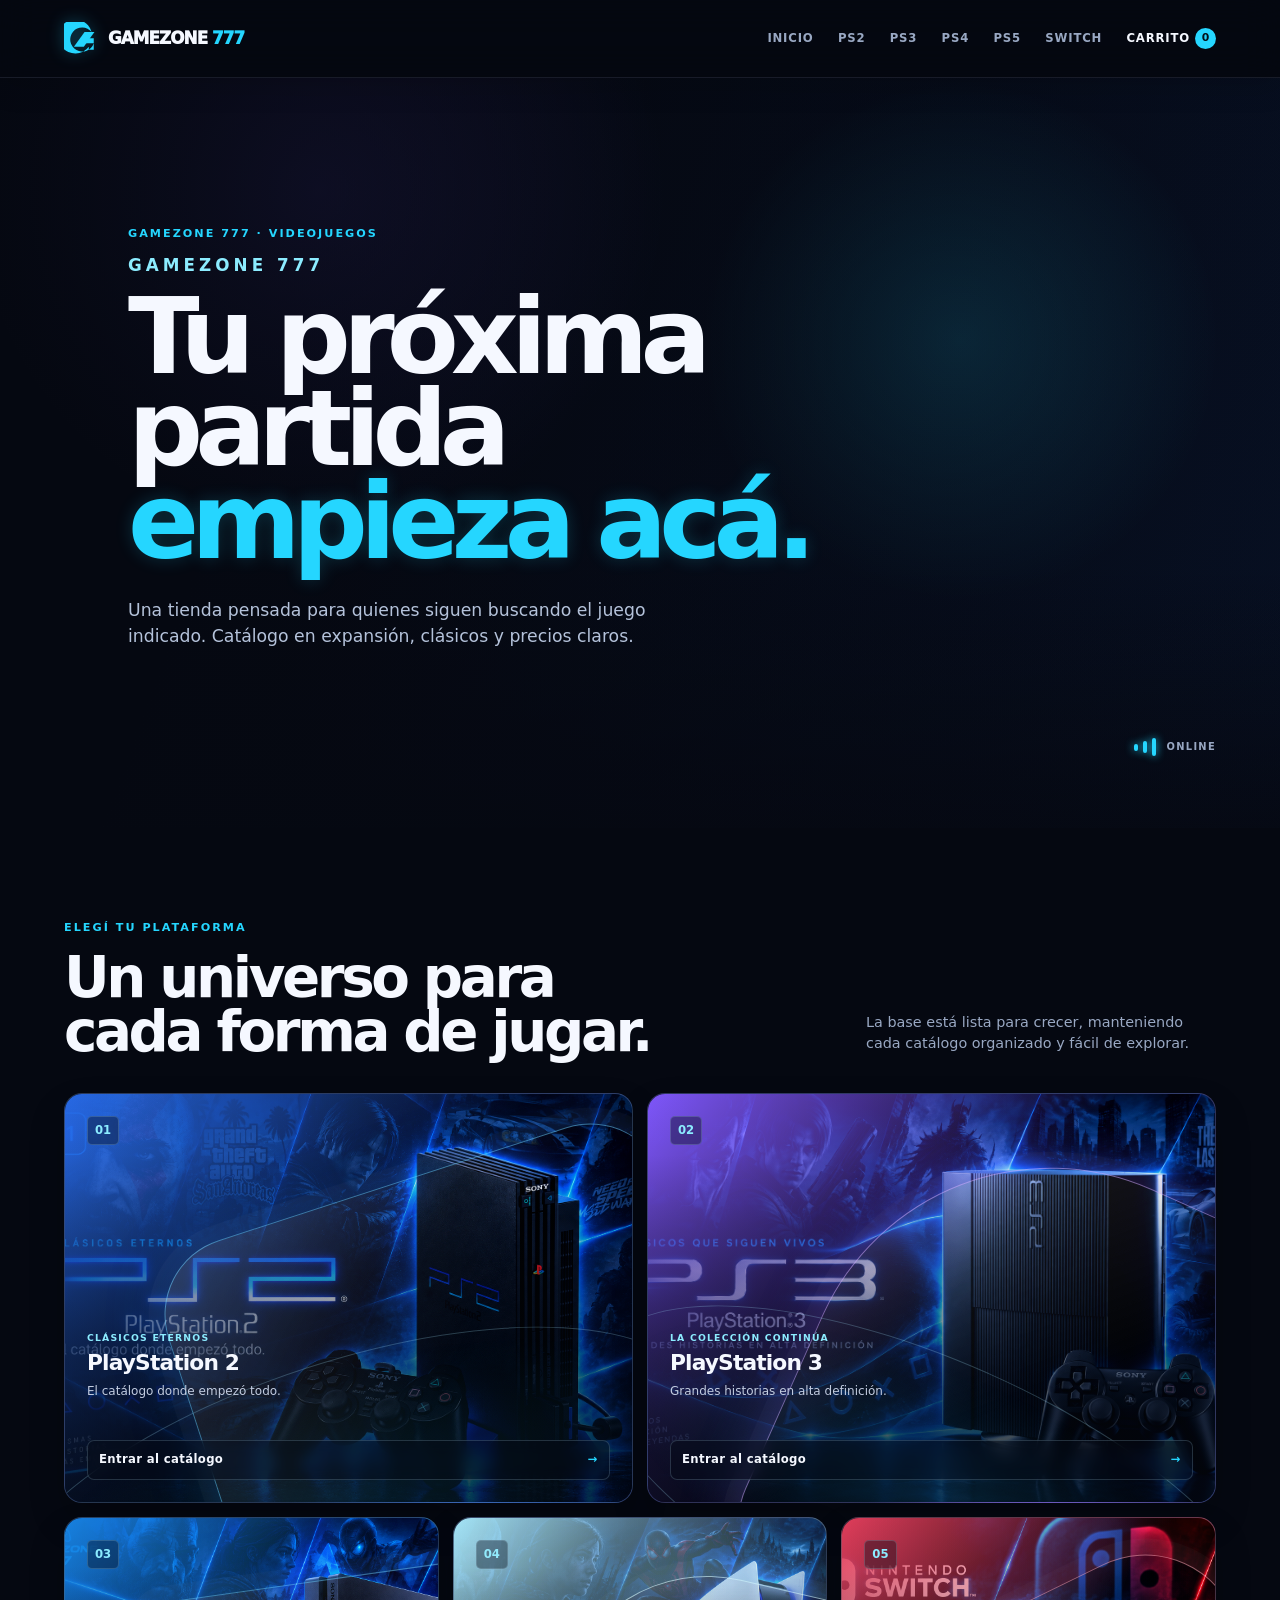
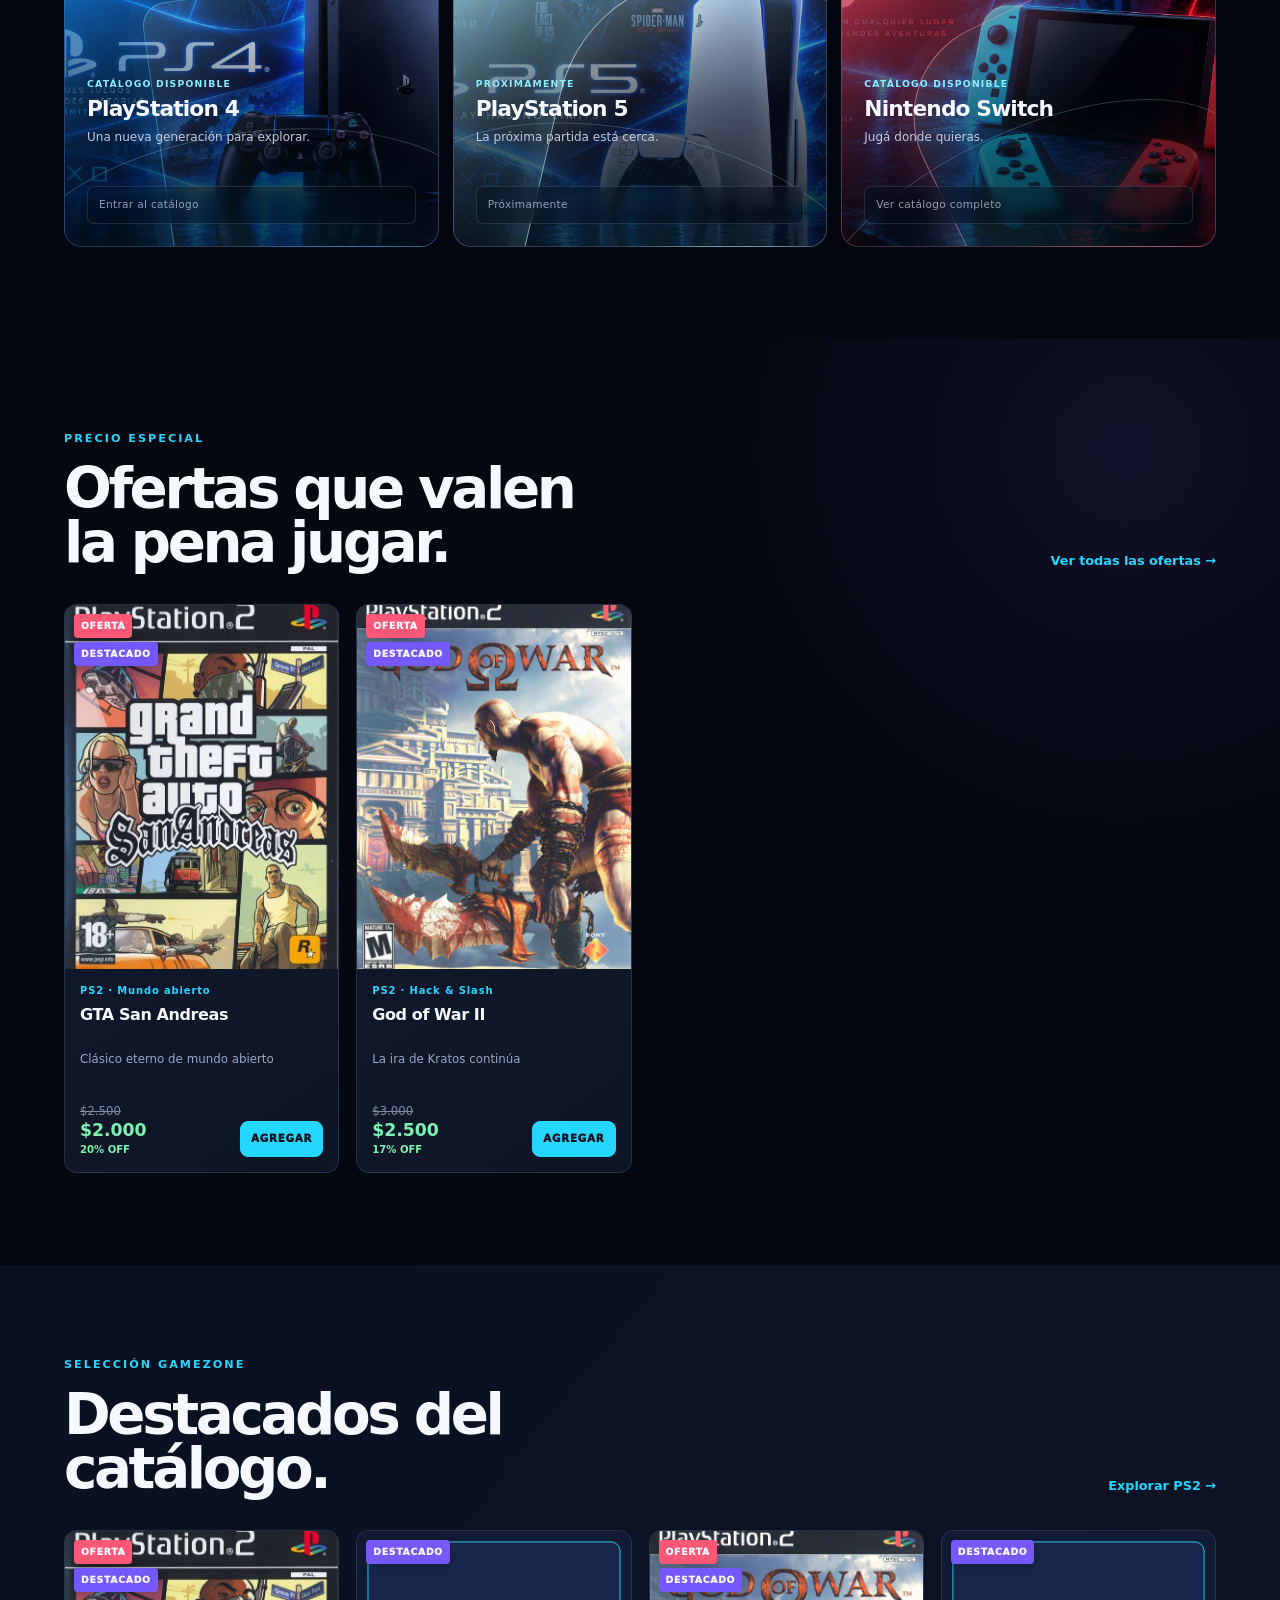
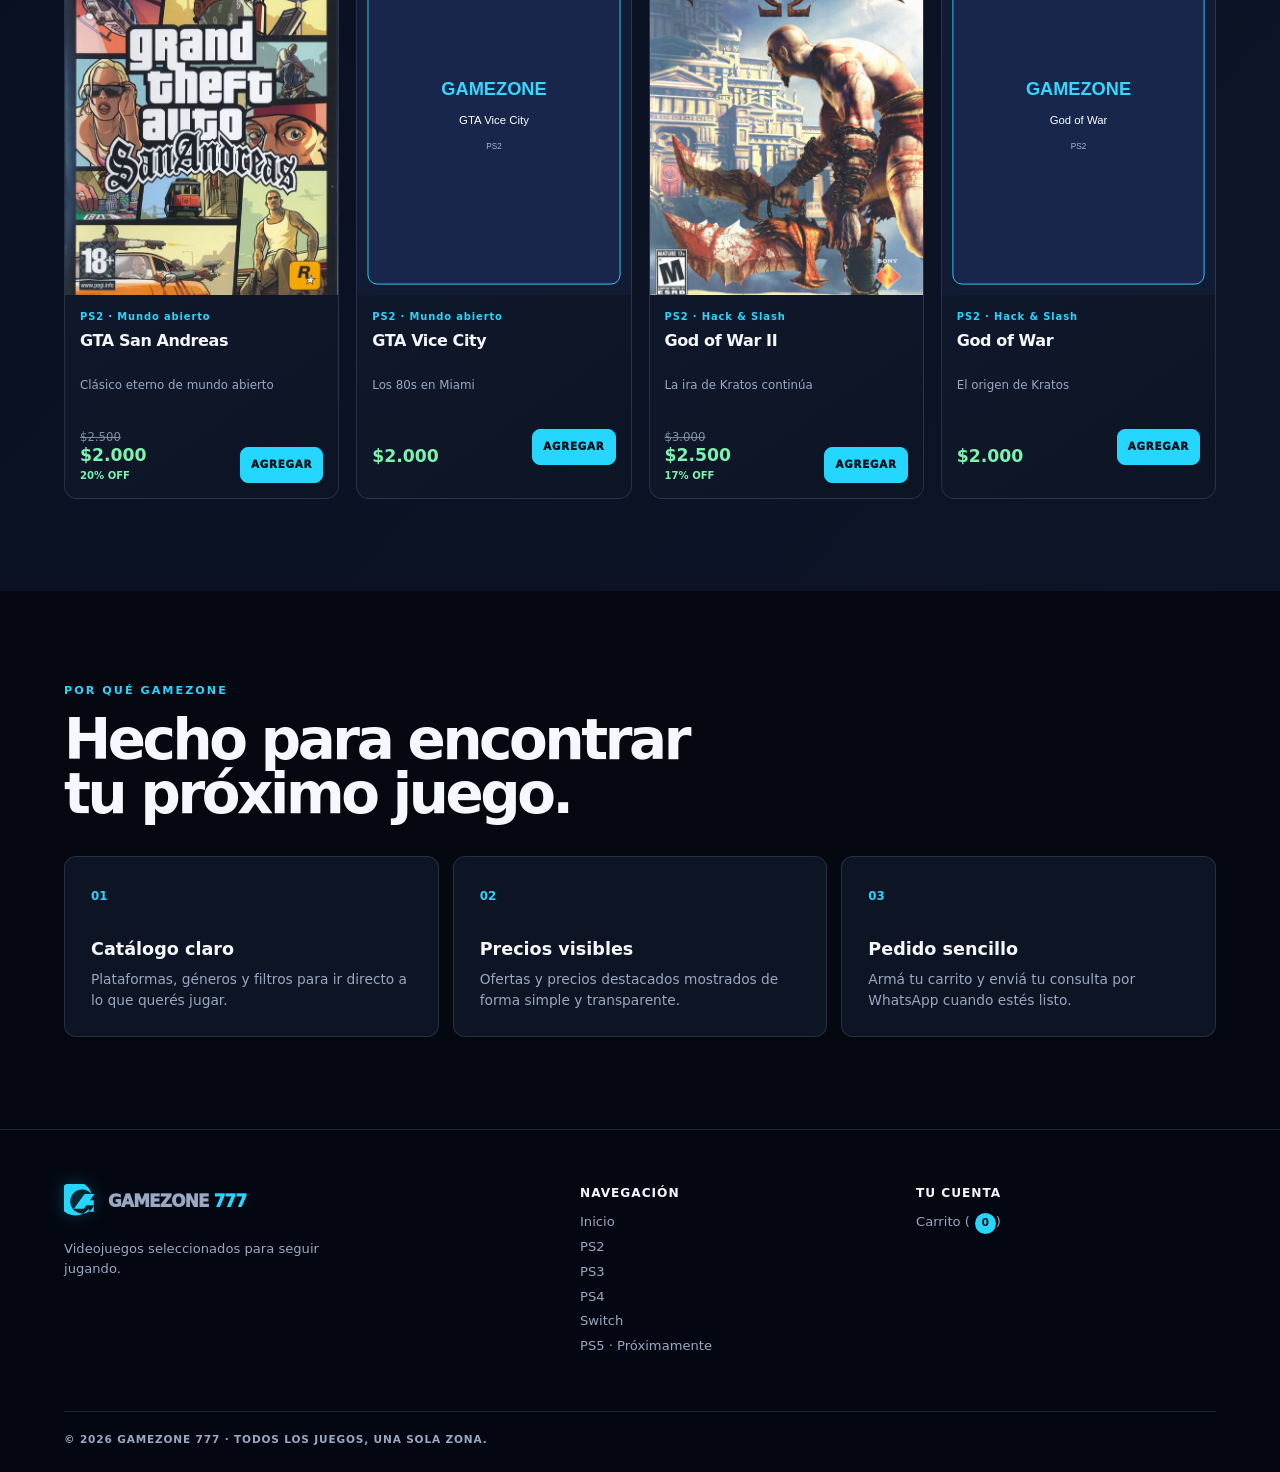
<file: index.html>
<!DOCTYPE html>
<html lang="es">
<head>
  <meta charset="UTF-8">
  <meta name="viewport" content="width=device-width, initial-scale=1">

  <meta
    name="description"
    content="GAMEZONE 777: videojuegos, ofertas y clásicos para PlayStation."
  >

  <title>GAMEZONE 777 | Tu próxima partida empieza acá</title>

  <link rel="stylesheet" href="css/style.css">
  <link rel="stylesheet" href="css/platforms.css">
  <link rel="stylesheet" href="css/media-fallbacks.css">
</head>

<body data-page="home">

  <!-- ENCABEZADO -->
  <header class="site-header">

    <a
      class="brand"
      href="index.html"
      aria-label="GAMEZONE 777, inicio"
    >
      <svg
        class="brand-mark"
        viewBox="0 0 48 48"
        aria-hidden="true"
      >
        <path d="M39 14A17 17 0 1 0 42 30H25V23h17v16h-7v-4A24 24 0 1 1 39 14Z"/>
        <path d="M29 14h14L28 35H14l15-21Z"/>
      </svg>

      <span class="brand-word">
        GAMEZONE <b>777</b>
      </span>
    </a>

    <button
      class="menu-toggle"
      data-menu-toggle
      aria-label="Abrir menú"
      aria-expanded="false"
      type="button"
    >
      <span></span>
      <span></span>
      <span></span>
    </button>

    <nav
      class="main-nav"
      data-site-nav
      aria-label="Navegación principal"
    >
      <a href="index.html">Inicio</a>
      <a href="catalogo-ps2.html">PS2</a>
      <a href="catalogo-ps3.html">PS3</a>
      <a href="catalogo-ps4.html">PS4</a>
      <a href="catalogo-ps5.html">PS5</a>
      <a href="catalogo-switch.html">Switch</a>

      <a class="cart-link" href="carrito.html">
        Carrito
        <span data-cart-count>0</span>
      </a>
    </nav>

  </header>


  <!-- CONTENIDO PRINCIPAL -->
  <main>

    <!-- HERO PRINCIPAL -->
    <section class="hero hero-video-ready">

      <video
        class="hero-video"
        autoplay
        muted
        loop
        playsinline
        webkit-playsinline
        preload="auto"
        aria-hidden="true"
      >
        <source
          src="img/videos/gamezone-hero.mp4"
          type="video/mp4"
        >

        Tu navegador no admite videos HTML5.
      </video>

      <div class="hero-overlay"></div>

      <div class="hero-content">

        <p class="kicker">
          GAMEZONE 777 · VIDEOJUEGOS
        </p>

        <h1 class="hero-title">

          <span class="hero-title__eyebrow">
            GAMEZONE 777
          </span>

          <span class="hero-title__line">
            Tu próxima partida
          </span>

          <em class="hero-title__line hero-title__accent">
            empieza acá.
          </em>

        </h1>

        <p>
          Una tienda pensada para quienes siguen buscando
          el juego indicado. Catálogo en expansión,
          clásicos y precios claros.
        </p>

      </div>

      <div
        class="hero-signal"
        aria-hidden="true"
      >
        <i></i>
        <i></i>
        <i></i>
        <span>ONLINE</span>
      </div>

    </section>


    <!-- PLATAFORMAS -->
    <section
      id="plataformas"
      class="section platforms-section"
    >

      <div class="section-heading">

        <div>
          <p class="kicker">
            ELEGÍ TU PLATAFORMA
          </p>

          <h2>
            Un universo para<br>
            cada forma de jugar.
          </h2>
        </div>

        <p class="section-copy">
          La base está lista para crecer,
          manteniendo cada catálogo organizado
          y fácil de explorar.
        </p>

      </div>


      <div class="platform-grid">

        <!-- PS2 -->
        <a
          class="platform-card platform-ps2 platform-active"
          href="catalogo-ps2.html"
        >
          <span
            class="platform-media"
            aria-hidden="true"
          ></span>

          <span
            class="platform-art"
            aria-hidden="true"
          ></span>

          <span class="platform-index">
            01
          </span>

          <div class="platform-copy">
            <p>CLÁSICOS ETERNOS</p>

            <h3>PlayStation 2</h3>

            <span>
              El catálogo donde empezó todo.
            </span>
          </div>

          <b class="platform-button">
            Entrar al catálogo
            <span>→</span>
          </b>
        </a>


        <!-- PS3 -->
        <a
          class="platform-card platform-ps3 platform-active"
          href="catalogo-ps3.html"
        >
          <span
            class="platform-media"
            aria-hidden="true"
          ></span>

          <span
            class="platform-art"
            aria-hidden="true"
          ></span>

          <span class="platform-index">
            02
          </span>

          <div class="platform-copy">
            <p>LA COLECCIÓN CONTINÚA</p>

            <h3>PlayStation 3</h3>

            <span>
              Grandes historias en alta definición.
            </span>
          </div>

          <b class="platform-button">
            Entrar al catálogo
            <span>→</span>
          </b>
        </a>


        <!-- PS4 -->
        <a
          class="platform-card platform-ps4 platform-active"
          href="catalogo-ps4.html"
        >
          <span
            class="platform-media"
            aria-hidden="true"
          ></span>

          <span
            class="platform-art"
            aria-hidden="true"
          ></span>

          <span class="platform-index">
            03
          </span>

          <div class="platform-copy">
            <p>CATÁLOGO DISPONIBLE</p>

            <h3>PlayStation 4</h3>

            <span>
              Una nueva generación para explorar.
            </span>
          </div>

          <span class="platform-availability">
            Entrar al catálogo
          </span>
        </a>


        <!-- PS5 -->
        <a
          href="#plataformas"
          class="platform-card platform-ps5 is-soon"
        >
          <span
            class="platform-media"
            aria-hidden="true"
          ></span>

          <span
            class="platform-art"
            aria-hidden="true"
          ></span>

          <span class="platform-index">
            04
          </span>

          <div class="platform-copy">
            <p>PRÓXIMAMENTE</p>

            <h3>PlayStation 5</h3>

            <span>
              La próxima partida está cerca.
            </span>
          </div>

          <span class="platform-availability">
            Próximamente
          </span>
        </a>


        <!-- NINTENDO SWITCH -->
        <a
          href="catalogo-switch.html"
          class="platform-card platform-switch platform-active"
        >
          <span
            class="platform-media"
            aria-hidden="true"
          ></span>

          <span
            class="platform-art"
            aria-hidden="true"
          ></span>

          <span class="platform-index">
            05
          </span>

          <div class="platform-copy">
            <p>CATÁLOGO DISPONIBLE</p>

            <h3>Nintendo Switch</h3>

            <span>
              Jugá donde quieras.
            </span>
          </div>

          <span class="platform-availability">
            Ver catálogo completo
          </span>
        </a>

      </div>

    </section>


    <!-- OFERTAS -->
    <section
      id="ofertas"
      class="section offers-section"
    >

      <div class="section-heading">

        <div>
          <p class="kicker">
            PRECIO ESPECIAL
          </p>

          <h2>
            Ofertas que valen<br>
            la pena jugar.
          </h2>
        </div>

        <a
          href="catalogo-ps2.html"
          class="inline-link"
        >
          Ver todas las ofertas
          <span>→</span>
        </a>

      </div>

      <div
        id="offer-games"
        class="games-grid games-grid-featured"
      ></div>

    </section>


    <!-- DESTACADOS -->
    <section
      id="destacados"
      class="section section-dark"
    >

      <div class="section-heading">

        <div>
          <p class="kicker">
            SELECCIÓN GAMEZONE
          </p>

          <h2>
            Destacados del<br>
            catálogo.
          </h2>
        </div>

        <a
          href="catalogo-ps2.html"
          class="inline-link"
        >
          Explorar PS2
          <span>→</span>
        </a>

      </div>

      <div
        id="featured-games"
        class="games-grid games-grid-featured"
      ></div>

    </section>


    <!-- POR QUÉ GAMEZONE -->
    <section class="section why-section">

      <div class="section-heading">

        <div>
          <p class="kicker">
            POR QUÉ GAMEZONE
          </p>

          <h2>
            Hecho para encontrar<br>
            tu próximo juego.
          </h2>
        </div>

      </div>


      <div class="why-grid">

        <article>
          <span>01</span>

          <h3>
            Catálogo claro
          </h3>

          <p>
            Plataformas, géneros y filtros para ir
            directo a lo que querés jugar.
          </p>
        </article>


        <article>
          <span>02</span>

          <h3>
            Precios visibles
          </h3>

          <p>
            Ofertas y precios destacados mostrados
            de forma simple y transparente.
          </p>
        </article>


        <article>
          <span>03</span>

          <h3>
            Pedido sencillo
          </h3>

          <p>
            Armá tu carrito y enviá tu consulta
            por WhatsApp cuando estés listo.
          </p>
        </article>

      </div>

    </section>

  </main>


  <!-- PIE DE PÁGINA -->
  <footer class="site-footer">

    <div class="footer-brand">

      <a
        class="brand"
        href="index.html"
      >
        <svg
          class="brand-mark"
          viewBox="0 0 48 48"
          aria-hidden="true"
        >
          <path d="M39 14A17 17 0 1 0 42 30H25V23h17v16h-7v-4A24 24 0 1 1 39 14Z"/>
          <path d="M29 14h14L28 35H14l15-21Z"/>
        </svg>

        <span class="brand-word">
          GAMEZONE <b>777</b>
        </span>
      </a>

      <p>
        Videojuegos seleccionados para seguir jugando.
      </p>

    </div>


    <div>

      <h3>
        Navegación
      </h3>

      <a href="index.html">Inicio</a>
      <a href="catalogo-ps2.html">PS2</a>
      <a href="catalogo-ps3.html">PS3</a>
      <a href="catalogo-ps4.html">PS4</a>
      <a href="catalogo-switch.html">Switch</a>
      <a href="catalogo-ps5.html">
        PS5 · Próximamente
      </a>

    </div>


    <div>

      <h3>
        Tu cuenta
      </h3>

      <a href="carrito.html">
        Carrito (<span data-cart-count>0</span>)
      </a>

    </div>


    <p class="footer-bottom">
      © 2026 GAMEZONE 777 · TODOS LOS JUEGOS, UNA SOLA ZONA.
    </p>

  </footer>


  <!-- ARCHIVOS JAVASCRIPT -->
  <script src="js/config.js"></script>

  <script src="data/catalogo-masivo.js"></script>

  <script src="js/store.js"></script>

  <script src="data/ps2.js"></script>
  <script src="data/ps2-completo.js"></script>
  <script src="data/ps3.js"></script>
  <script src="data/ps4.js"></script>
  <script src="data/switch.js"></script>

  <script src="js/app.js"></script>


  <!-- COMPATIBILIDAD DEL VIDEO EN CELULARES -->
<script>
(function () {
  const heroVideo = document.querySelector(".hero-video");

  if (!heroVideo) return;

  // Configuración necesaria para reproducción automática en móviles
  heroVideo.muted = true;
  heroVideo.defaultMuted = true;
  heroVideo.autoplay = true;
  heroVideo.playsInline = true;

  heroVideo.setAttribute("muted", "");
  heroVideo.setAttribute("autoplay", "");
  heroVideo.setAttribute("playsinline", "");
  heroVideo.setAttribute("webkit-playsinline", "");

  function playHeroVideo() {
    if (document.hidden) return;

    heroVideo.muted = true;

    const promise = heroVideo.play();

    if (promise && typeof promise.catch === "function") {
      promise.catch(function () {
        // Algunos celulares bloquean autoplay hasta que el usuario interactúa.
      });
    }
  }

  // Intentar reproducir inmediatamente
  playHeroVideo();

  // Intentar nuevamente cuando el video esté listo
  heroVideo.addEventListener("loadedmetadata", playHeroVideo);
  heroVideo.addEventListener("canplay", playHeroVideo);

  // Si el navegador bloqueó autoplay, intentar después de la primera interacción.
  document.addEventListener("touchstart", playHeroVideo, {
    once: true,
    passive: true
  });

  document.addEventListener("pointerdown", playHeroVideo, {
    once: true,
    passive: true
  });

  // Volver a reproducir cuando la página vuelve a estar visible.
  document.addEventListener("visibilitychange", function () {
    if (!document.hidden) {
      playHeroVideo();
    }
  });
})();
</script>

</body>
</html>
</file>
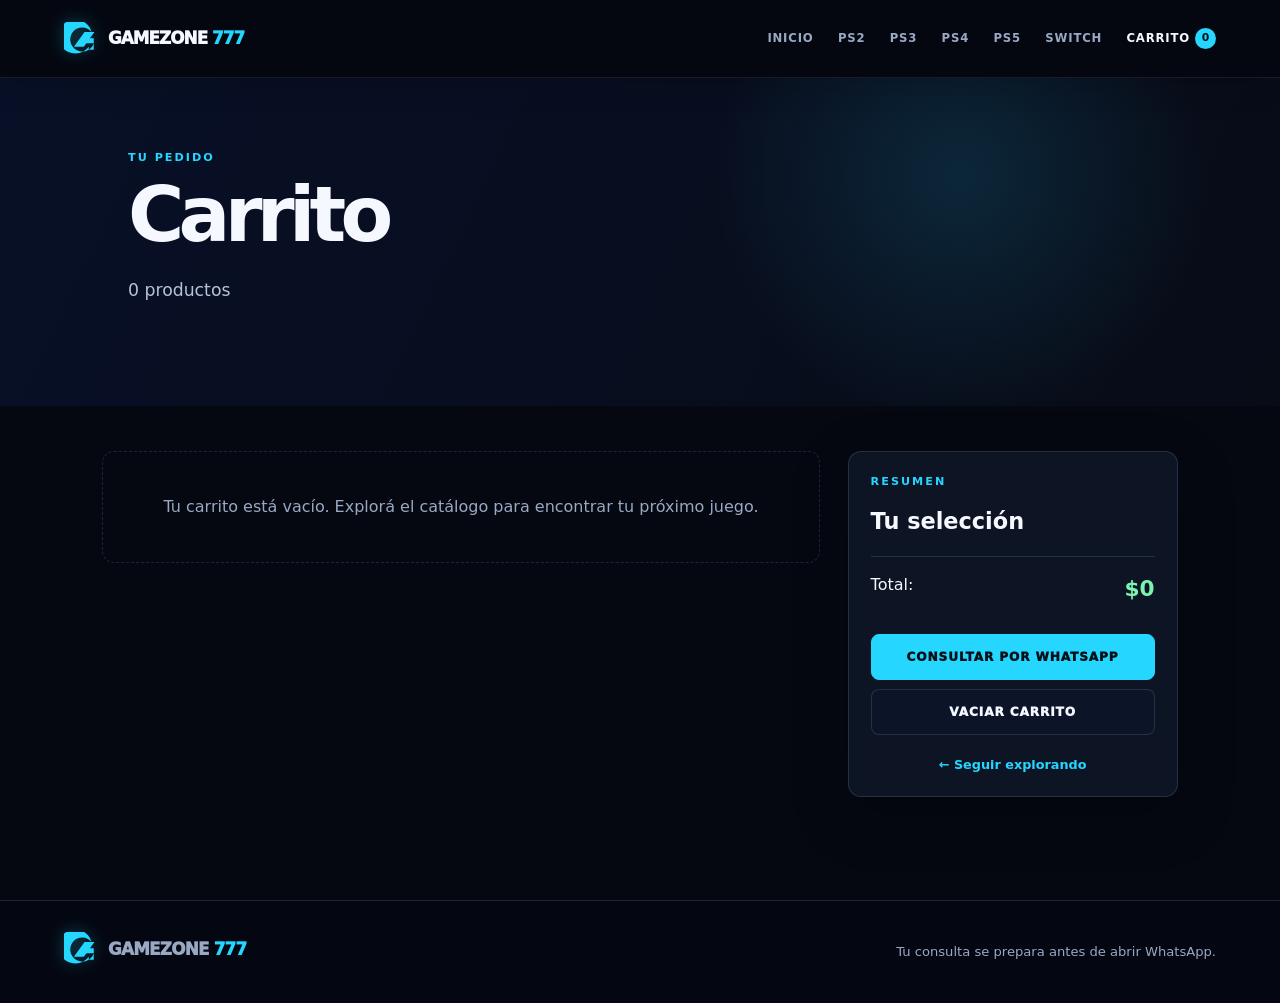
<file: carrito.html>
<!DOCTYPE html>
<html lang="es"><head><meta charset="UTF-8"><meta name="viewport" content="width=device-width,initial-scale=1"><title>Carrito | GAMEZONE 777</title><link rel="stylesheet" href="css/style.css"></head>
<body><header class="site-header"><a class="brand" href="index.html" aria-label="GAMEZONE 777, inicio"><svg class="brand-mark" viewBox="0 0 48 48" aria-hidden="true"><path d="M39 14A17 17 0 1 0 42 30H25V23h17v16h-7v-4A24 24 0 1 1 39 14Z"/><path d="M29 14h14L28 35H14l15-21Z"/></svg><span class="brand-word">GAMEZONE <b>777</b></span></a><button class="menu-toggle" data-menu-toggle aria-label="Abrir menú" aria-expanded="false"><span></span><span></span><span></span></button><nav class="main-nav" data-site-nav aria-label="Navegación principal"><a href="index.html">Inicio</a><a href="catalogo-ps2.html">PS2</a><a href="catalogo-ps3.html">PS3</a><a href="catalogo-ps4.html">PS4</a><a href="catalogo-ps5.html">PS5</a><a href="catalogo-switch.html">Switch</a><a class="cart-link" href="carrito.html">Carrito <span data-cart-count>0</span></a></nav></header>
<main class="cart-page"><section class="catalog-hero"><p class="kicker">TU PEDIDO</p><h1>Carrito</h1><p id="conteoCarrito">0 productos</p></section><section class="cart-layout"><div id="listaCarrito"></div><aside class="cart-summary"><p class="kicker">RESUMEN</p><h2>Tu selección</h2><div id="totalCarrito" class="cart-total">Total: <strong>$0</strong></div><button id="btnWhatsapp" class="button button-full">Consultar por WhatsApp</button><button id="btnVaciar" class="button button-ghost button-full">Vaciar carrito</button><a href="catalogo-ps2.html" class="inline-link">← Seguir explorando</a></aside></section></main>
<footer class="site-footer compact-footer"><div class="footer-brand"><a class="brand" href="index.html"><svg class="brand-mark" viewBox="0 0 48 48" aria-hidden="true"><path d="M39 14A17 17 0 1 0 42 30H25V23h17v16h-7v-4A24 24 0 1 1 39 14Z"/><path d="M29 14h14L28 35H14l15-21Z"/></svg><span class="brand-word">GAMEZONE <b>777</b></span></a></div><p>Tu consulta se prepara antes de abrir WhatsApp.</p></footer><script src="js/config.js"></script>
  <script src="data/catalogo-masivo.js"></script><script src="js/store.js"></script><script src="data/ps2.js"></script><script src="data/ps3.js"></script><script src="data/ps4.js"></script><script src="data/switch.js"></script><script src="js/app.js"></script><script src="js/cart.js"></script></body></html>
</file>
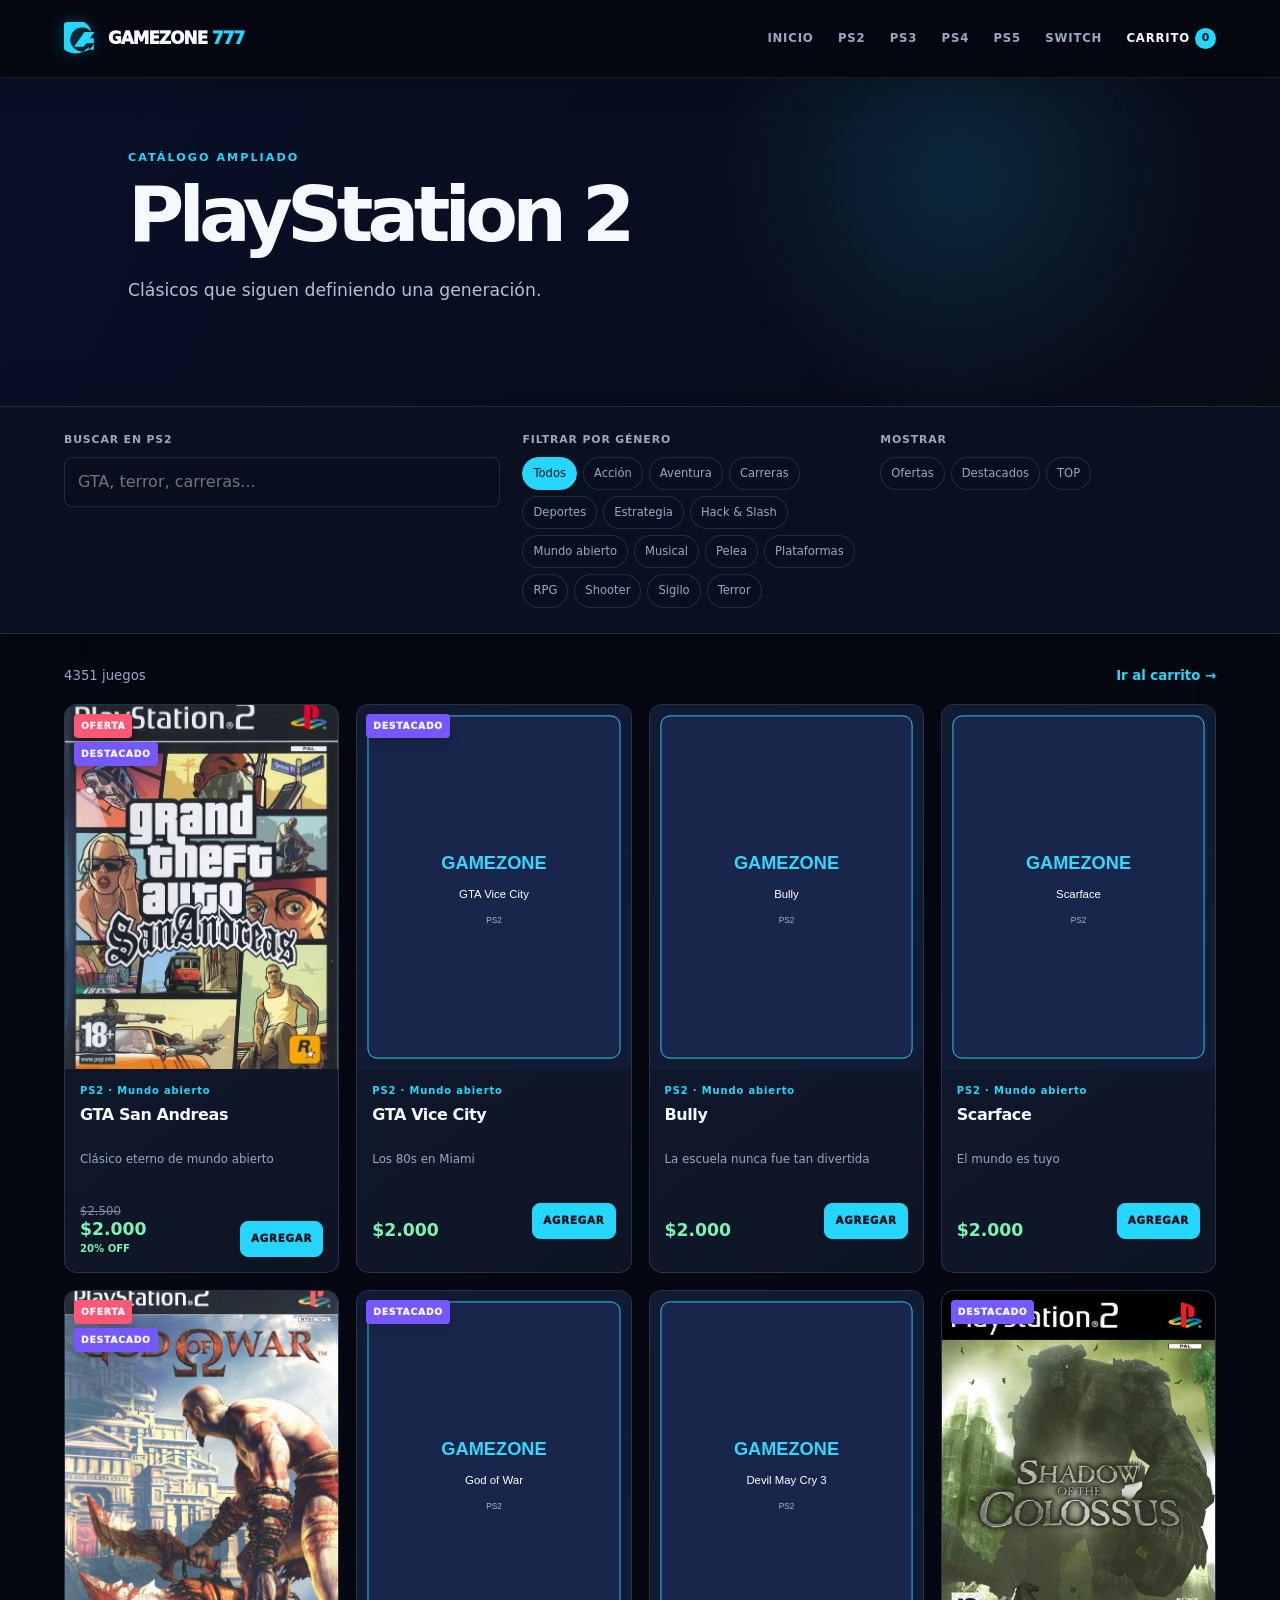
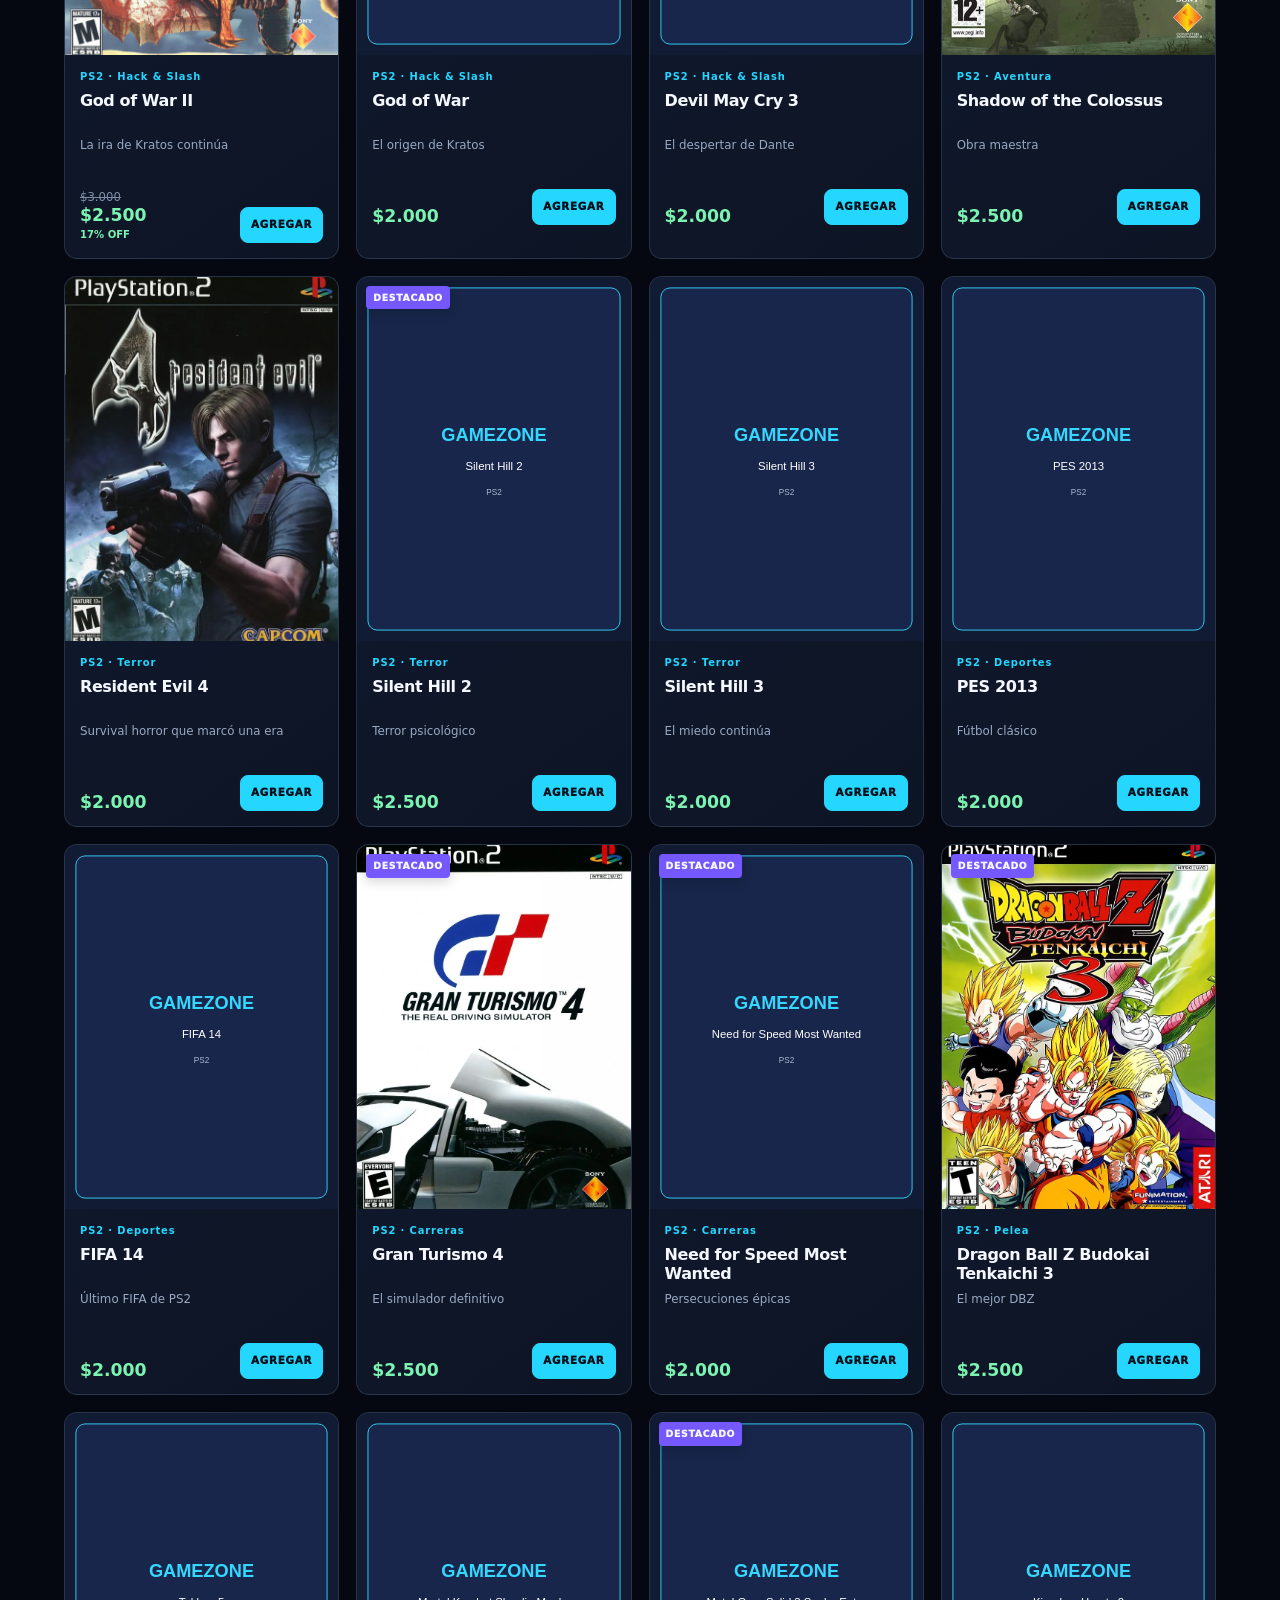
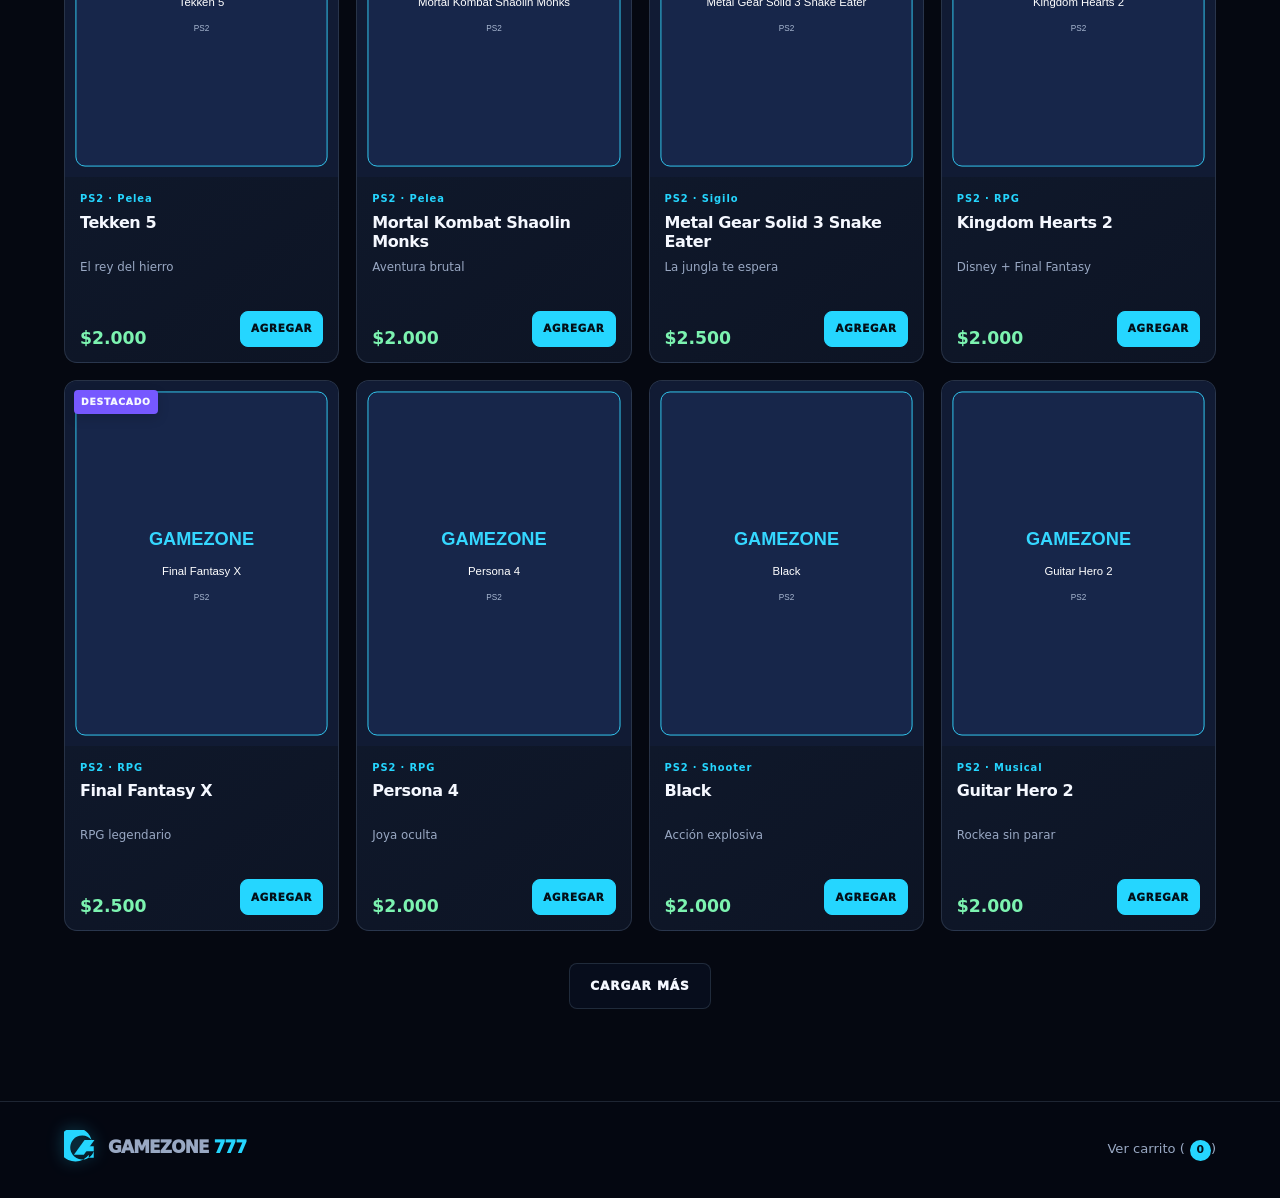
<file: catalogo-ps2.html>
<!DOCTYPE html>
<html lang="es">
<head>
<meta charset="UTF-8">
<meta name="viewport" content="width=device-width,initial-scale=1">
<title>Catálogo PS2 | GAMEZONE 777</title>
<link rel="stylesheet" href="css/style.css">
</head>

<body data-platform="ps2">

<header class="site-header">
<a class="brand" href="index.html" aria-label="GAMEZONE 777, inicio">
<svg class="brand-mark" viewBox="0 0 48 48" aria-hidden="true">
<path d="M39 14A17 17 0 1 0 42 30H25V23h17v16h-7v-4A24 24 0 1 1 39 14Z"/>
<path d="M29 14h14L28 35H14l15-21Z"/>
</svg>
<span class="brand-word">GAMEZONE <b>777</b></span>
</a>

<button class="menu-toggle" data-menu-toggle aria-label="Abrir menú" aria-expanded="false">
<span></span><span></span><span></span>
</button>

<nav class="main-nav" data-site-nav aria-label="Navegación principal">
<a href="index.html">Inicio</a>
<a href="catalogo-ps2.html">PS2</a>
<a href="catalogo-ps3.html">PS3</a>
<a href="catalogo-ps4.html">PS4</a>
<a href="catalogo-ps5.html">PS5</a>
<a href="catalogo-switch.html">Switch</a>
<a class="cart-link" href="carrito.html">Carrito <span data-cart-count>0</span></a>
</nav>
</header>

<main class="catalog-page">

<section class="catalog-hero">
<p class="kicker">CATÁLOGO AMPLIADO</p>
<h1>PlayStation 2</h1>
<p>Clásicos que siguen definiendo una generación.</p>
</section>

<section class="catalog-controls">

<div class="search-wrap">
<label for="buscador">Buscar en PS2</label>
<input id="buscador" type="search" placeholder="GTA, terror, carreras...">
</div>

<div class="filter-group">
<span>Filtrar por género</span>
<div id="chipsGenero" class="chips"></div>
</div>

<div class="filter-group">
<span>Mostrar</span>
<div class="chips">
<button class="filter-chip" data-toggle-filter="offer">Ofertas</button>
<button class="filter-chip" data-toggle-filter="featured">Destacados</button>
<button class="filter-chip" data-toggle-filter="top">TOP</button>
</div>
</div>

</section>

<section class="catalog-result">

<div class="result-bar">
<span id="conteo" aria-live="polite">0 juegos</span>
<a href="carrito.html">Ir al carrito <span>→</span></a>
</div>

<div id="catalogo" class="games-grid"></div>

<div class="load-more">
<button id="btnCargarMas" class="button button-ghost">Cargar más</button>
</div>

</section>

<noscript>
<div class="empty-state">
Activá JavaScript para explorar el catálogo y usar los filtros.
</div>
</noscript>

</main>

<footer class="site-footer compact-footer">

<div class="footer-brand">
<a class="brand" href="index.html">
<svg class="brand-mark" viewBox="0 0 48 48" aria-hidden="true">
<path d="M39 14A17 17 0 1 0 42 30H25V23h17v16h-7v-4A24 24 0 1 1 39 14Z"/>
<path d="M29 14h14L28 35H14l15-21Z"/>
</svg>
<span class="brand-word">GAMEZONE <b>777</b></span>
</a>
</div>

<a href="carrito.html">
Ver carrito (<span data-cart-count>0</span>)
</a>

</footer>

<script src="js/config.js"></script>
<script src="data/catalogo-masivo.js"></script>
<script src="js/store.js"></script>

<!-- CATÁLOGO PS2 ORIGINAL -->
<script src="data/ps2.js"></script>

<!-- CATÁLOGO PS2 COMPLETO: 4.351 JUEGOS -->
<script src="data/ps2-completo.js"></script>
<script src="data/ps2-imagenes-fix.js"></script>
<script src="data/ps3.js"></script>
<script src="data/ps4.js"></script>
<script src="data/switch.js"></script>
<script src="js/app.js"></script>

</body>
</html>
</file>
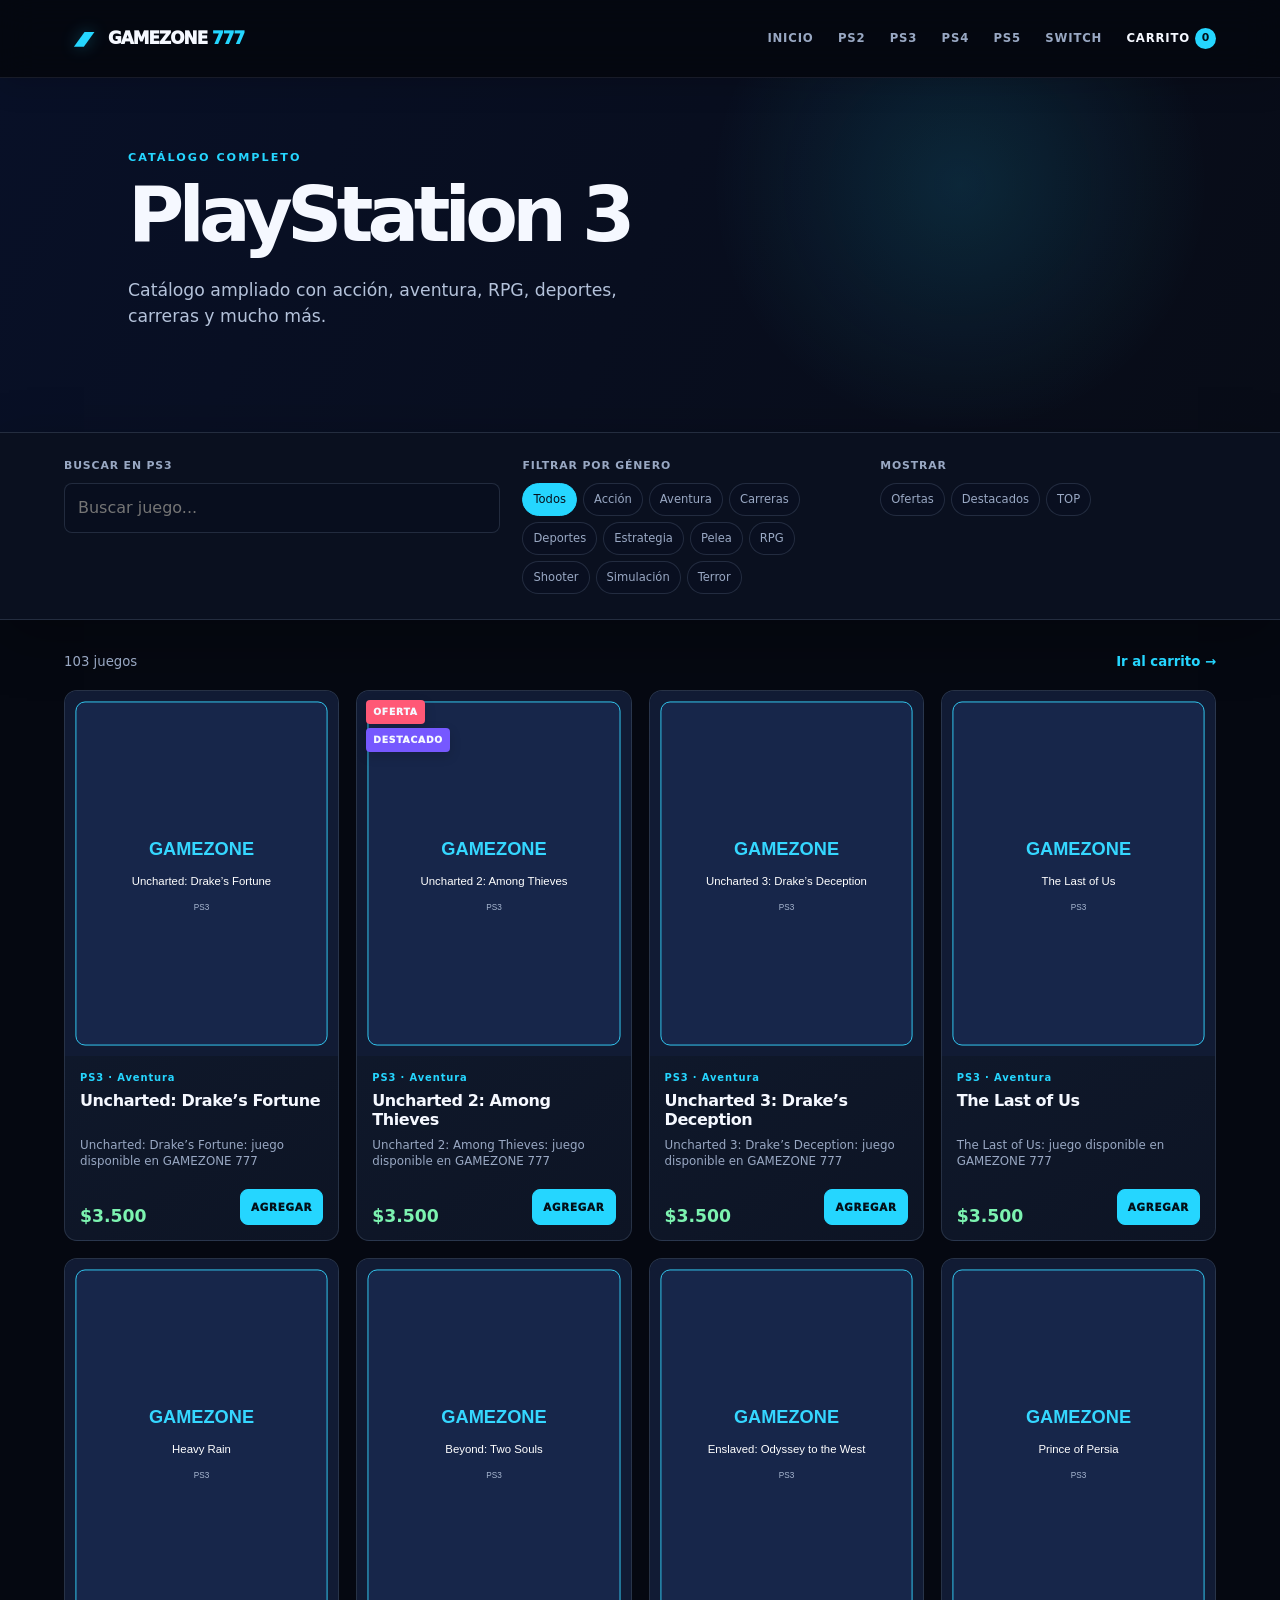
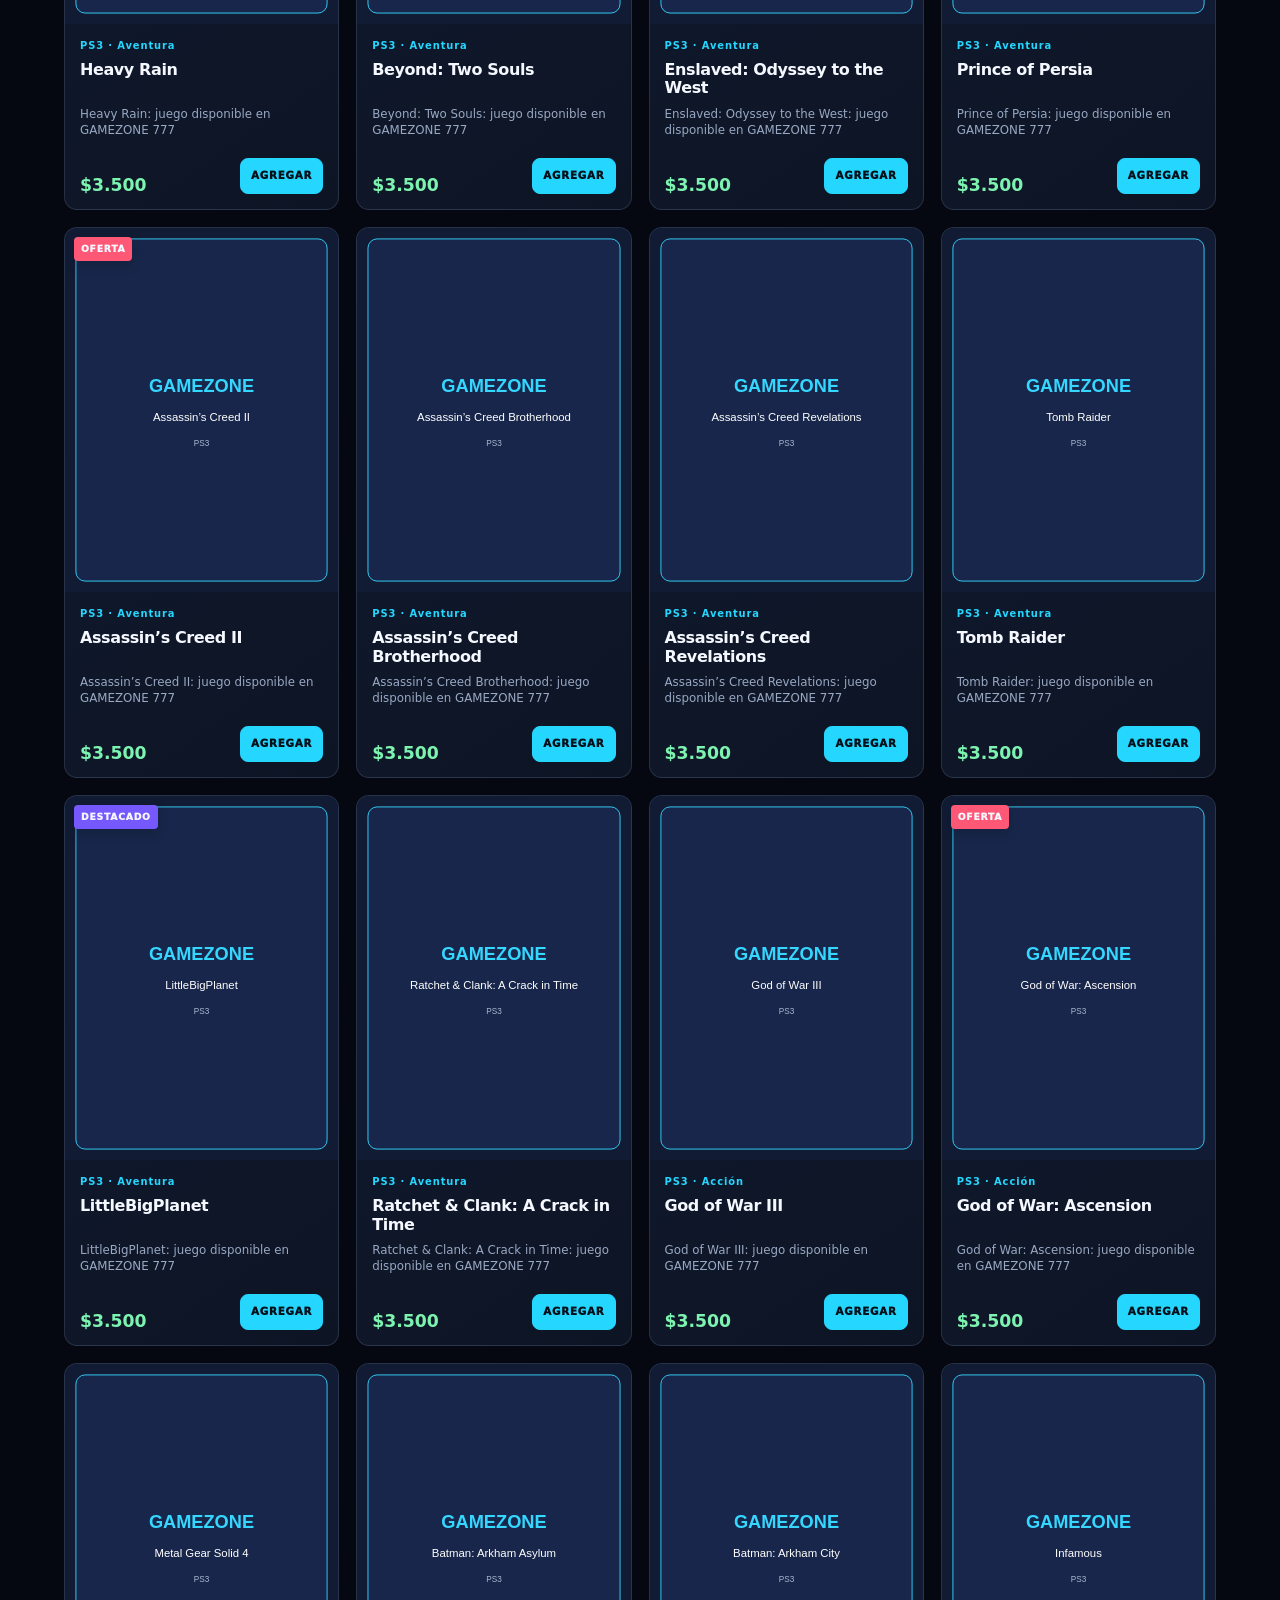
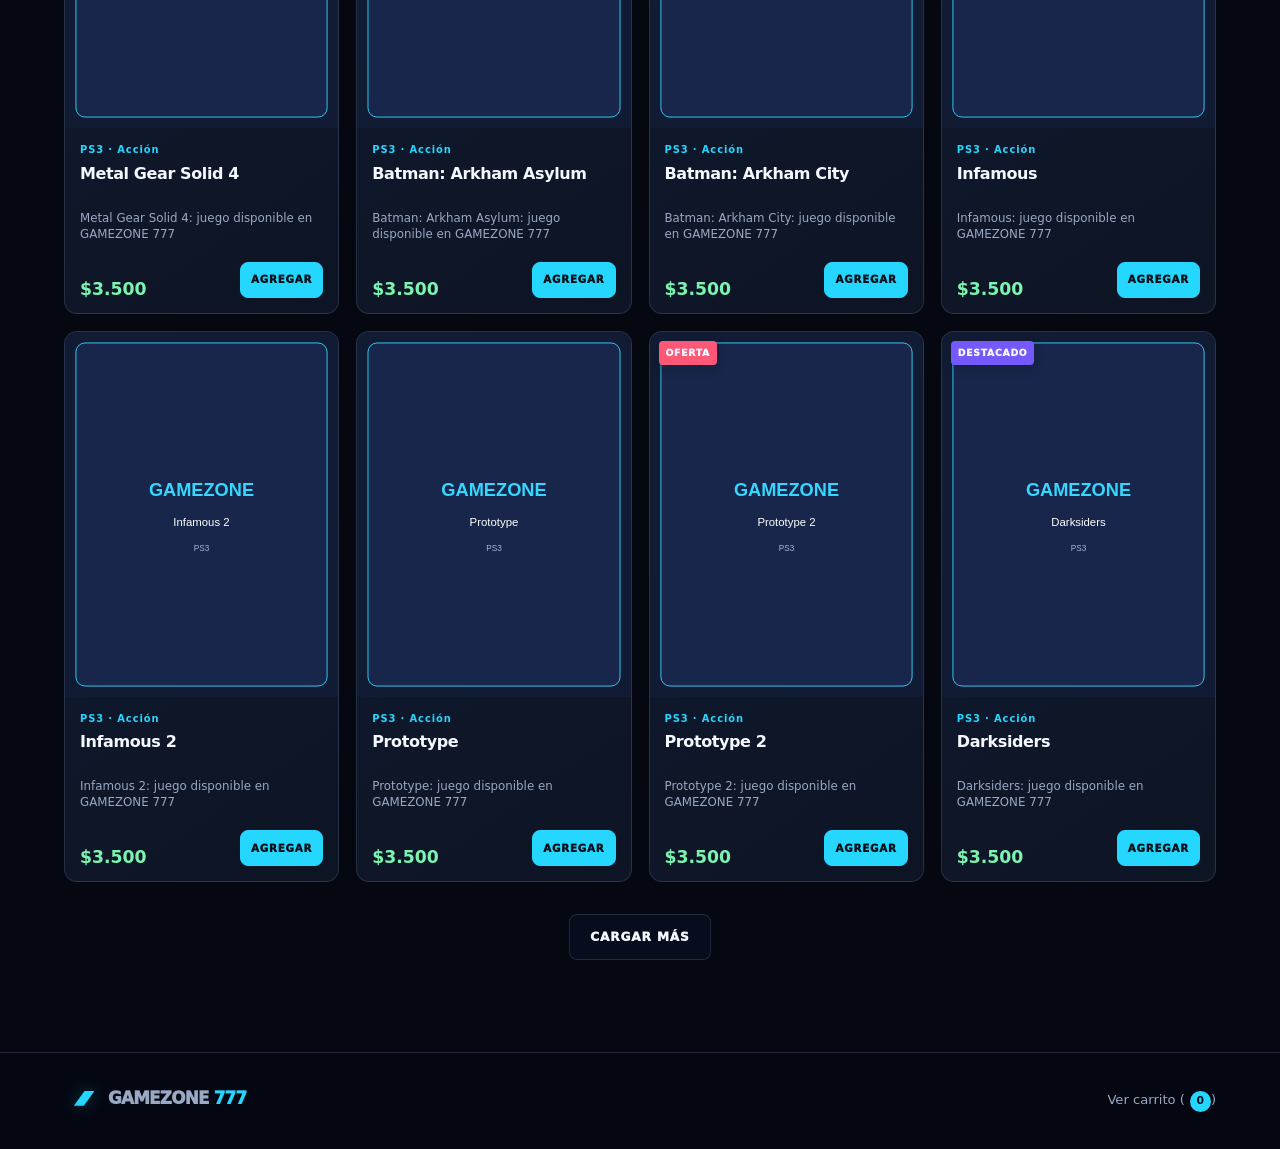
<file: catalogo-ps3.html>
<!DOCTYPE html>
<html lang="es"><head><meta charset="UTF-8"><meta name="viewport" content="width=device-width,initial-scale=1"><title>Catálogo PS3 | GAMEZONE 777</title><link rel="stylesheet" href="css/style.css"></head>
<body data-platform="ps3"><header class="site-header"><a class="brand" href="index.html" aria-label="GAMEZONE 777, inicio"><svg class="brand-mark" viewBox="0 0 48 48" aria-hidden="true"><path d="M39 14A17 0 1 0 42 30H25V23h17v16h-7v-4A24 24 0 1 1 39 14Z"/><path d="M29 14h14L28 35H14l15-21Z"/></svg><span class="brand-word">GAMEZONE <b>777</b></span></a><button class="menu-toggle" data-menu-toggle aria-label="Abrir menú" aria-expanded="false"><span></span><span></span><span></span></button><nav class="main-nav" data-site-nav aria-label="Navegación principal"><a href="index.html">Inicio</a><a href="catalogo-ps2.html">PS2</a><a href="catalogo-ps3.html">PS3</a><a href="catalogo-ps4.html">PS4</a><a href="catalogo-ps5.html">PS5</a><a href="catalogo-switch.html">Switch</a><a class="cart-link" href="carrito.html">Carrito <span data-cart-count>0</span></a></nav></header>
<main class="catalog-page"><section class="catalog-hero"><p class="kicker">CATÁLOGO COMPLETO</p><h1>PlayStation 3</h1><p>Catálogo ampliado con acción, aventura, RPG, deportes, carreras y mucho más.</p></section><section class="catalog-controls"><div class="search-wrap"><label for="buscador">Buscar en PS3</label><input id="buscador" type="search" placeholder="Buscar juego..." autocomplete="off" aria-label="Buscar juegos de PlayStation 3"></div><div class="filter-group"><span>Filtrar por género</span><div id="chipsGenero" class="chips"></div></div><div class="filter-group"><span>Mostrar</span><div class="chips"><button class="filter-chip" data-toggle-filter="offer">Ofertas</button><button class="filter-chip" data-toggle-filter="featured">Destacados</button><button class="filter-chip" data-toggle-filter="top">TOP</button></div></div></section><section class="catalog-result"><div class="result-bar"><span id="conteo" aria-live="polite">0 juegos</span><a href="carrito.html">Ir al carrito <span>→</span></a></div><div id="catalogo" class="games-grid"></div><div class="load-more"><button id="btnCargarMas" class="button button-ghost">Cargar más</button></div></section><noscript><div class="empty-state">Activá JavaScript para explorar el catálogo y usar los filtros.</div></noscript></main>
<footer class="site-footer compact-footer"><div class="footer-brand"><a class="brand" href="index.html"><svg class="brand-mark" viewBox="0 0 48 48" aria-hidden="true"><path d="M39 14A17 0 1 0 42 30H25V23h17v16h-7v-4A24 24 0 1 1 39 14Z"/><path d="M29 14h14L28 35H14l15-21Z"/></svg><span class="brand-word">GAMEZONE <b>777</b></span></a></div><a href="carrito.html">Ver carrito (<span data-cart-count>0</span>)</a></footer><script src="js/config.js"></script>
  <script src="data/catalogo-masivo.js"></script><script src="js/store.js"></script><script src="data/ps2.js"></script><script src="data/ps3.js"></script><script src="data/ps4.js"></script><script src="data/switch.js"></script><script src="js/app.js"></script></body></html>
</file>
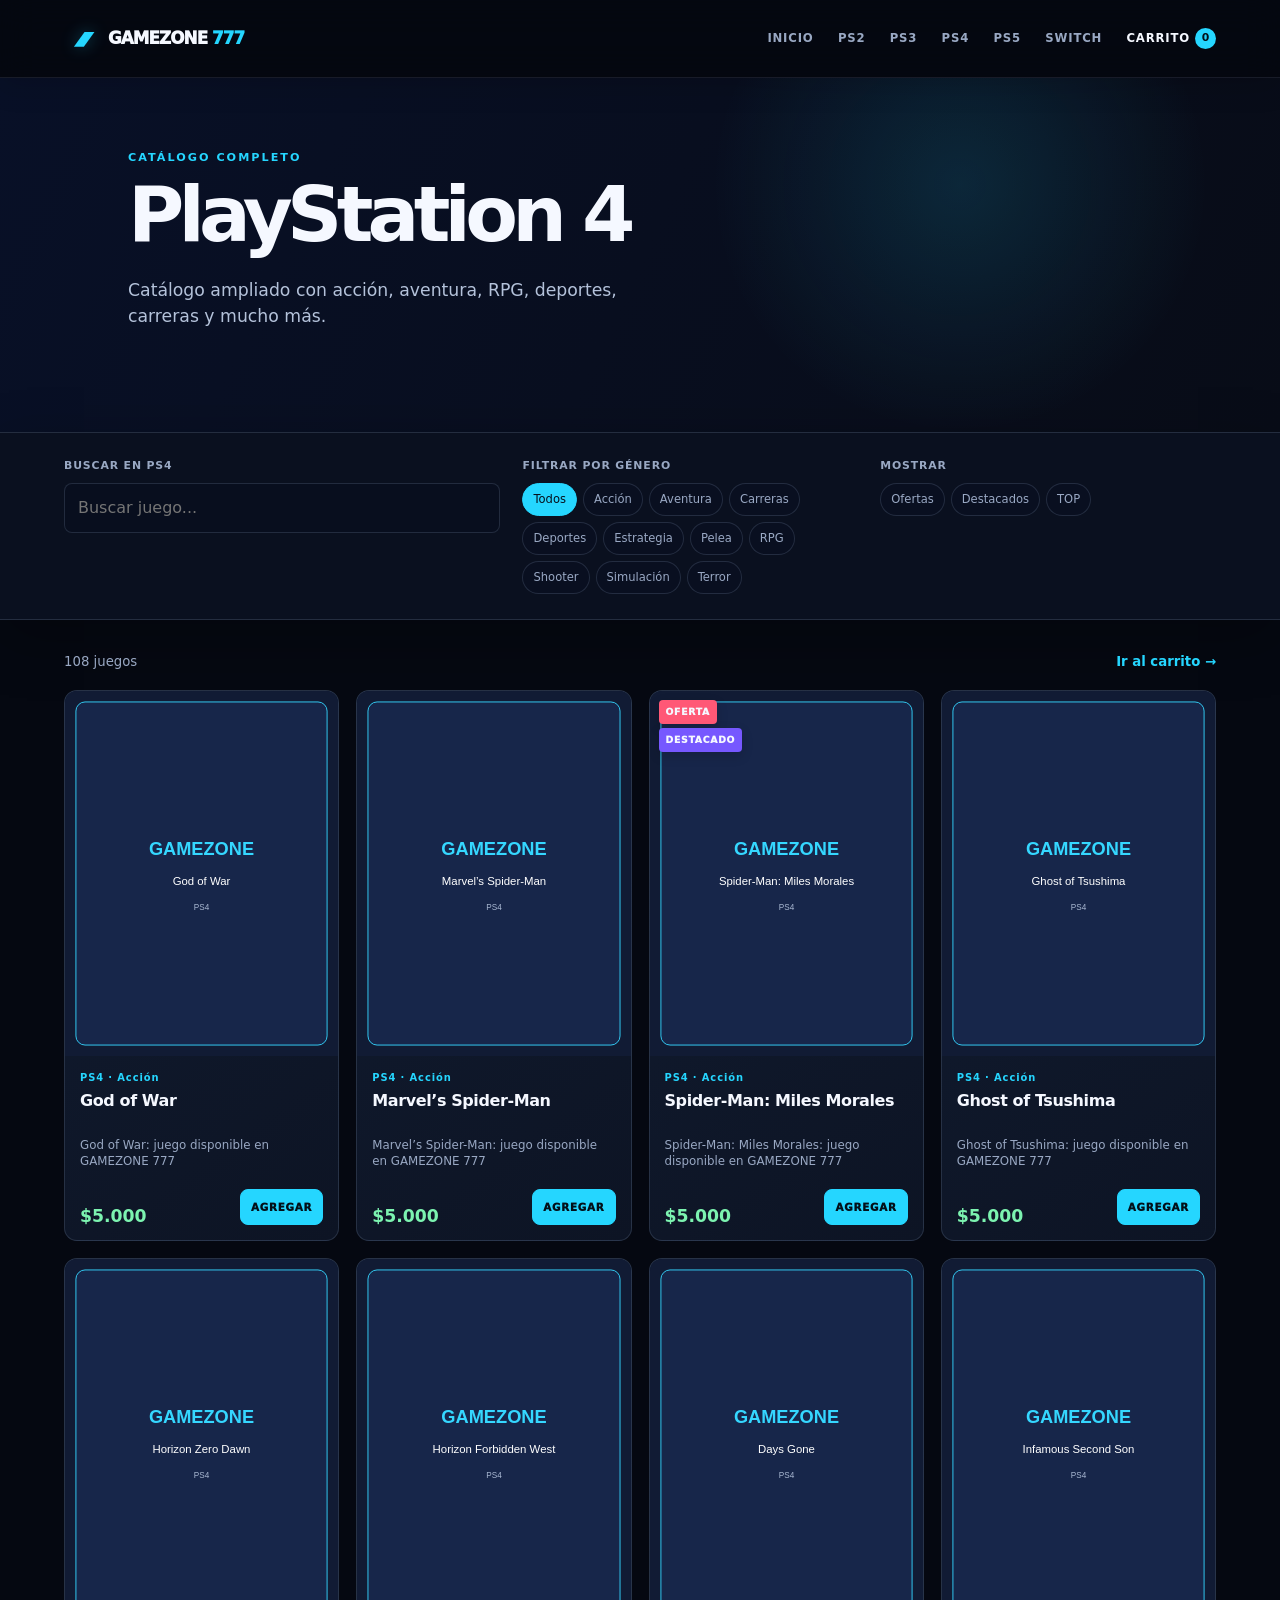
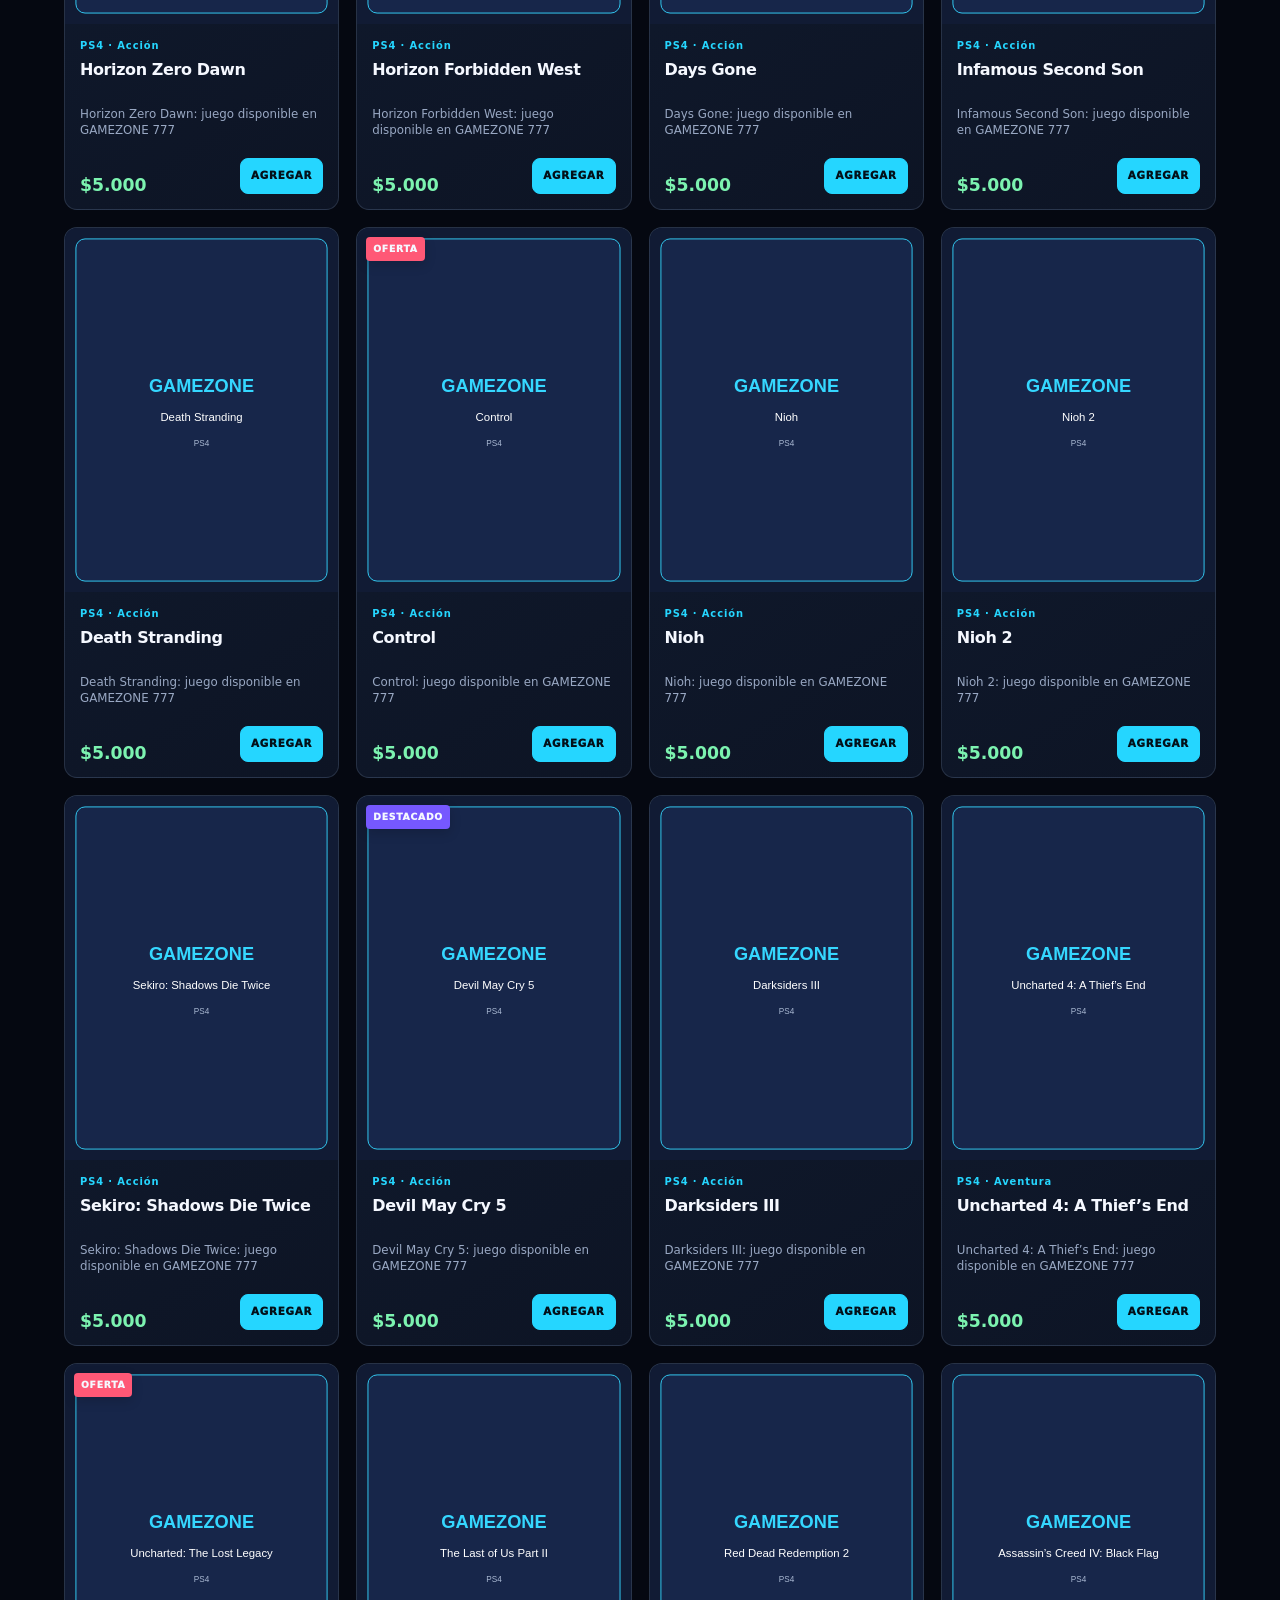
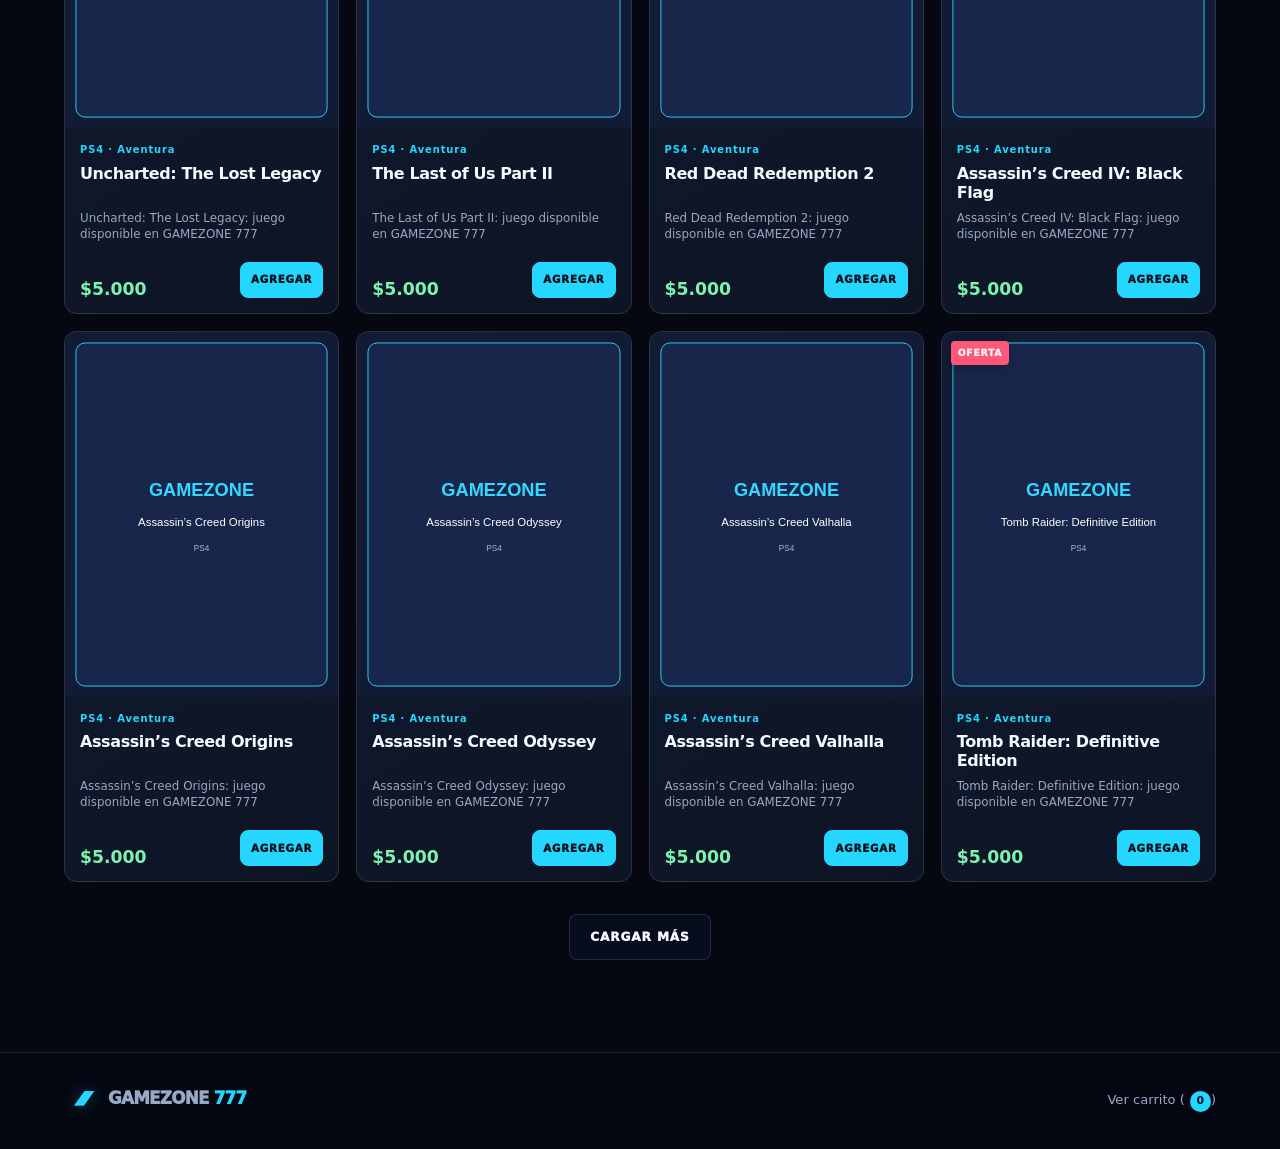
<file: catalogo-ps4.html>
<!DOCTYPE html>
<html lang="es"><head><meta charset="UTF-8"><meta name="viewport" content="width=device-width,initial-scale=1"><title>Catálogo PS4 | GAMEZONE 777</title><link rel="stylesheet" href="css/style.css"></head>
<body data-platform="ps4"><header class="site-header"><a class="brand" href="index.html" aria-label="GAMEZONE 777, inicio"><svg class="brand-mark" viewBox="0 0 48 48" aria-hidden="true"><path d="M39 14A17 0 1 0 42 30H25V23h17v16h-7v-4A24 24 0 1 1 39 14Z"/><path d="M29 14h14L28 35H14l15-21Z"/></svg><span class="brand-word">GAMEZONE <b>777</b></span></a><button class="menu-toggle" data-menu-toggle aria-label="Abrir menú" aria-expanded="false"><span></span><span></span><span></span></button><nav class="main-nav" data-site-nav aria-label="Navegación principal"><a href="index.html">Inicio</a><a href="catalogo-ps2.html">PS2</a><a href="catalogo-ps3.html">PS3</a><a href="catalogo-ps4.html">PS4</a><a href="catalogo-ps5.html">PS5</a><a href="catalogo-switch.html">Switch</a><a class="cart-link" href="carrito.html">Carrito <span data-cart-count>0</span></a></nav></header>
<main class="catalog-page"><section class="catalog-hero"><p class="kicker">CATÁLOGO COMPLETO</p><h1>PlayStation 4</h1><p>Catálogo ampliado con acción, aventura, RPG, deportes, carreras y mucho más.</p></section><section class="catalog-controls"><div class="search-wrap"><label for="buscador">Buscar en PS4</label><input id="buscador" type="search" placeholder="Buscar juego..." autocomplete="off" aria-label="Buscar juegos de PlayStation 4"></div><div class="filter-group"><span>Filtrar por género</span><div id="chipsGenero" class="chips"></div></div><div class="filter-group"><span>Mostrar</span><div class="chips"><button class="filter-chip" data-toggle-filter="offer">Ofertas</button><button class="filter-chip" data-toggle-filter="featured">Destacados</button><button class="filter-chip" data-toggle-filter="top">TOP</button></div></div></section><section class="catalog-result"><div class="result-bar"><span id="conteo" aria-live="polite">0 juegos</span><a href="carrito.html">Ir al carrito <span>→</span></a></div><div id="catalogo" class="games-grid"></div><div class="load-more"><button id="btnCargarMas" class="button button-ghost">Cargar más</button></div></section><noscript><div class="empty-state">Activá JavaScript para explorar el catálogo y usar los filtros.</div></noscript></main>
<footer class="site-footer compact-footer"><div class="footer-brand"><a class="brand" href="index.html"><svg class="brand-mark" viewBox="0 0 48 48" aria-hidden="true"><path d="M39 14A17 0 1 0 42 30H25V23h17v16h-7v-4A24 24 0 1 1 39 14Z"/><path d="M29 14h14L28 35H14l15-21Z"/></svg><span class="brand-word">GAMEZONE <b>777</b></span></a></div><a href="carrito.html">Ver carrito (<span data-cart-count>0</span>)</a></footer><script src="js/config.js"></script>
  <script src="data/catalogo-masivo.js"></script><script src="js/store.js"></script><script src="data/ps2.js"></script><script src="data/ps3.js"></script><script src="data/ps4.js"></script><script src="data/switch.js"></script><script src="js/app.js"></script></body></html>
</file>
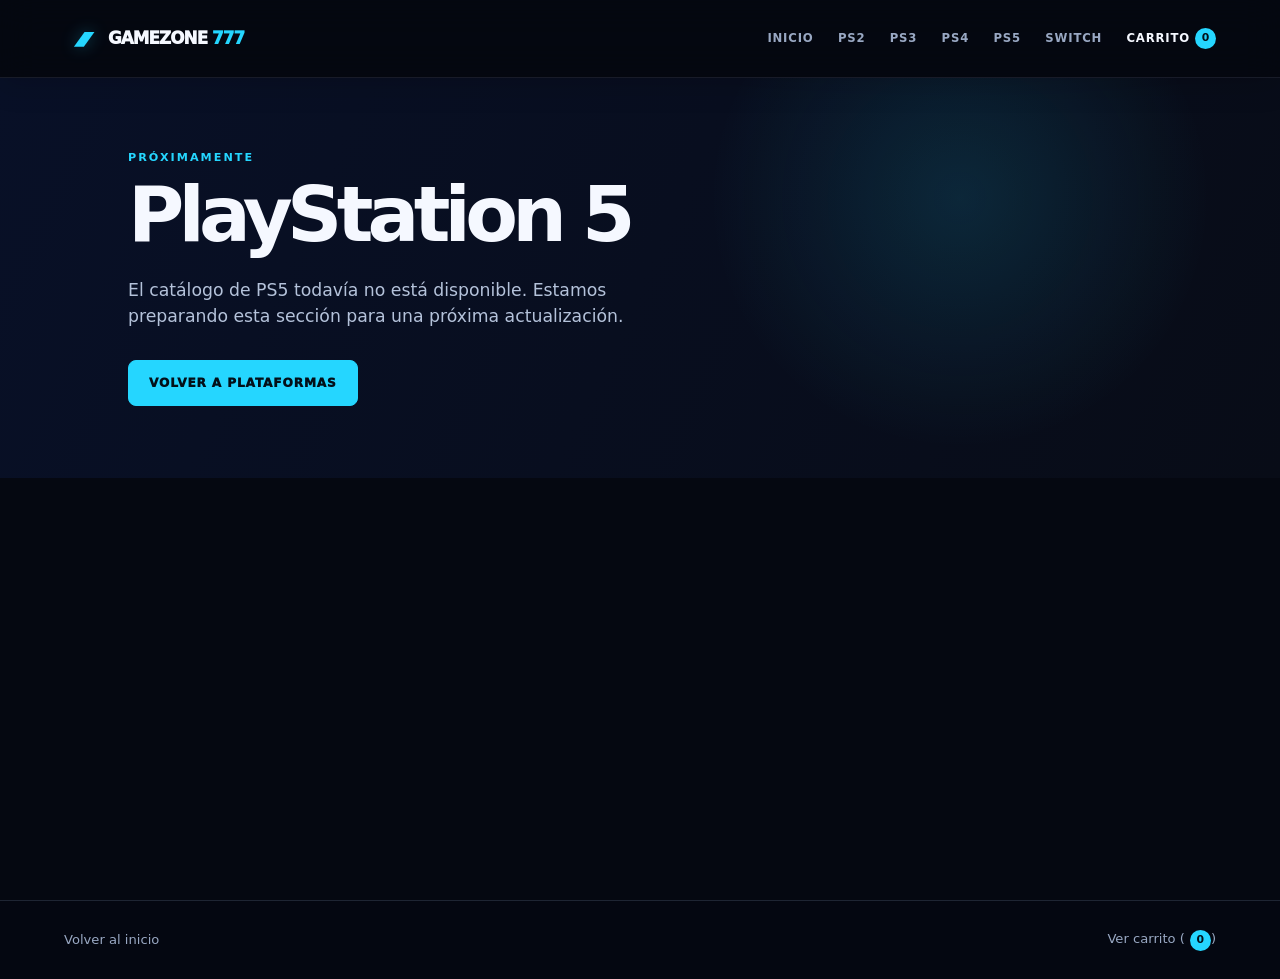
<file: catalogo-ps5.html>
<!doctype html>
<html lang="es">
<head>
  <meta charset="UTF-8">
  <meta name="viewport" content="width=device-width,initial-scale=1">
  <title>PlayStation 5 | GAMEZONE 777</title>
  <link rel="stylesheet" href="css/style.css">
</head>
<body>
  <header class="site-header">
    <a class="brand" href="index.html" aria-label="GAMEZONE 777, inicio">
      <svg class="brand-mark" viewBox="0 0 48 48" aria-hidden="true"><path d="M39 14A17 0 1 0 42 30H25V23h17v16h-7v-4A24 24 0 1 1 39 14Z"/><path d="M29 14h14L28 35H14l15-21Z"/></svg>
      <span class="brand-word">GAMEZONE <b>777</b></span>
    </a>
    <button class="menu-toggle" data-menu-toggle aria-label="Abrir menú" aria-expanded="false"><span></span><span></span><span></span></button>
    <nav class="main-nav" data-site-nav aria-label="Navegación principal"><a href="index.html">Inicio</a><a href="catalogo-ps2.html">PS2</a><a href="catalogo-ps3.html">PS3</a><a href="catalogo-ps4.html">PS4</a><a href="catalogo-ps5.html">PS5</a><a href="catalogo-switch.html">Switch</a><a class="cart-link" href="carrito.html">Carrito <span data-cart-count>0</span></a></nav>
  </header>
  <main class="catalog-page">
    <section class="catalog-hero">
      <p class="kicker">PRÓXIMAMENTE</p>
      <h1>PlayStation 5</h1>
      <p>El catálogo de PS5 todavía no está disponible. Estamos preparando esta sección para una próxima actualización.</p>
      <a class="button" href="index.html#plataformas">Volver a plataformas</a>
    </section>
  </main>
  <footer class="site-footer compact-footer"><a href="index.html">Volver al inicio</a><a href="carrito.html">Ver carrito (<span data-cart-count>0</span>)</a></footer>
  <script src="js/config.js"></script><script src="js/store.js"></script><script src="js/app.js"></script>
</body>
</html>
</file>
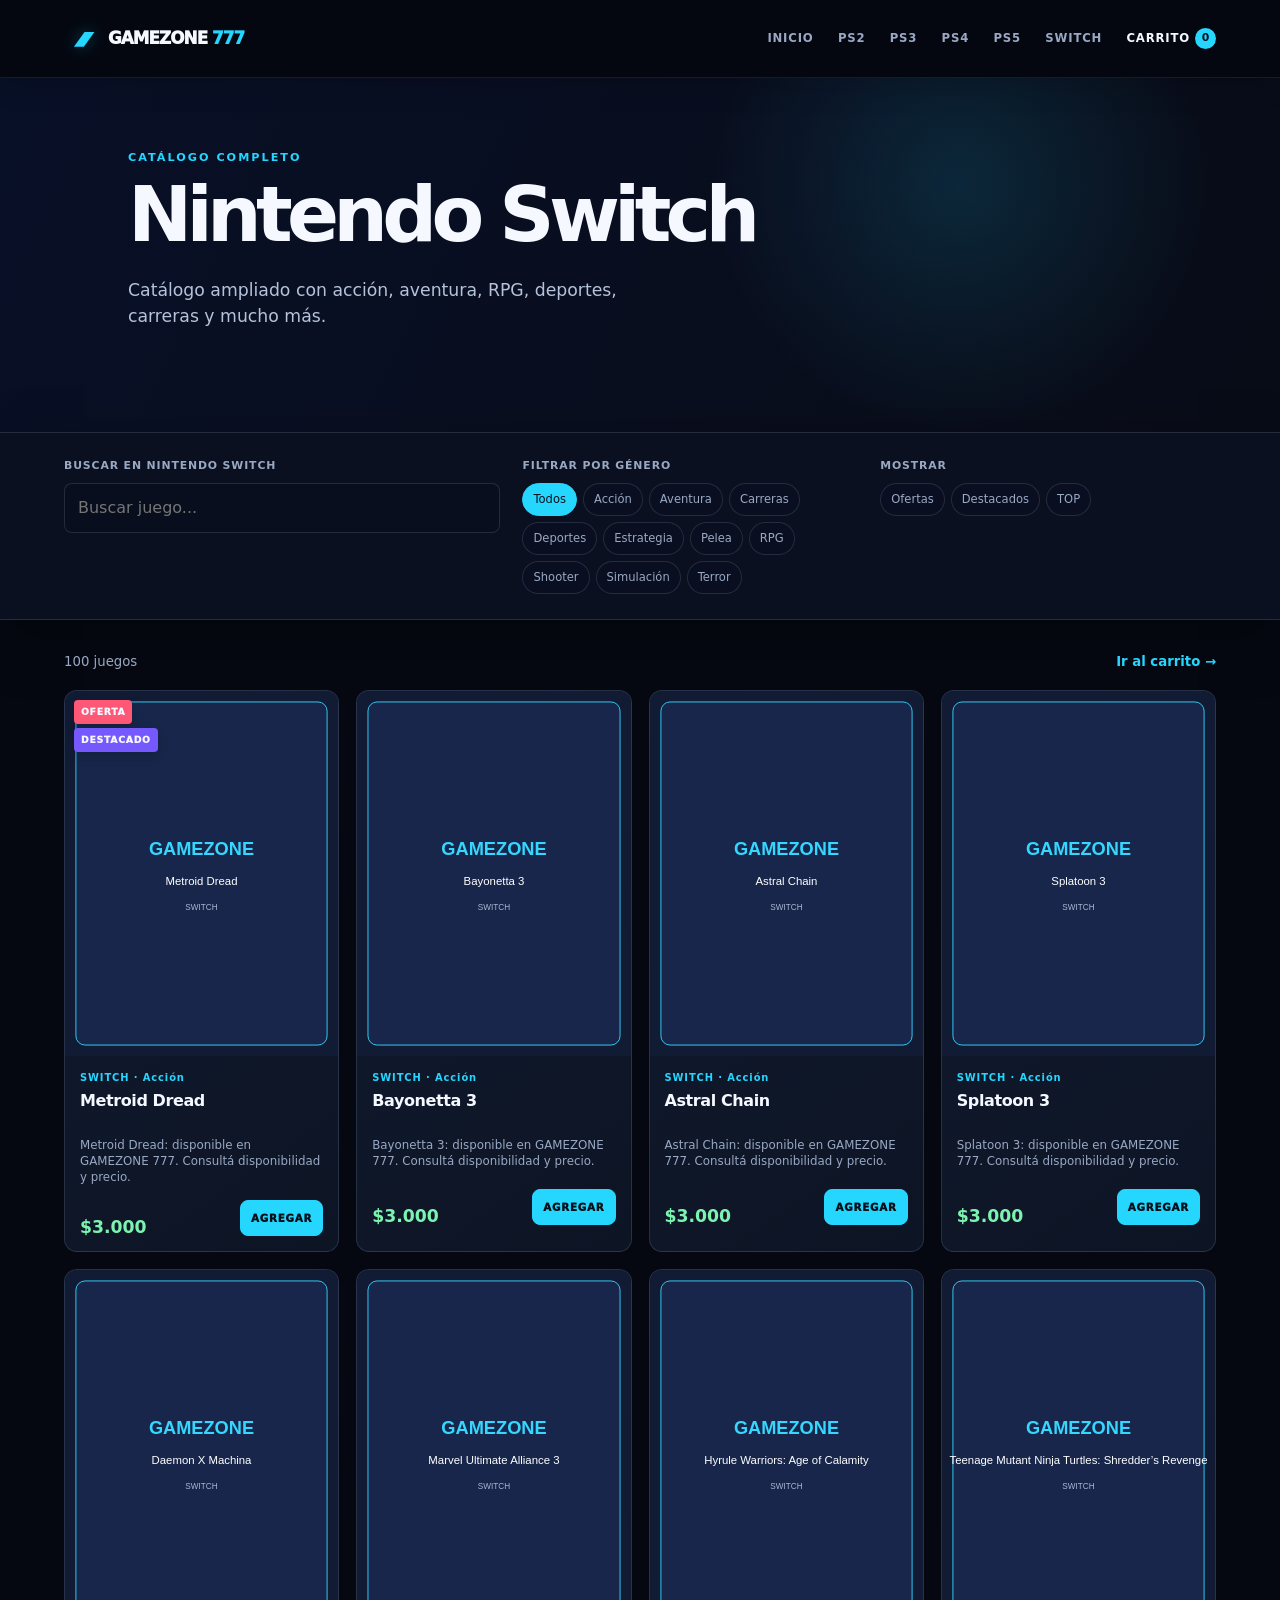
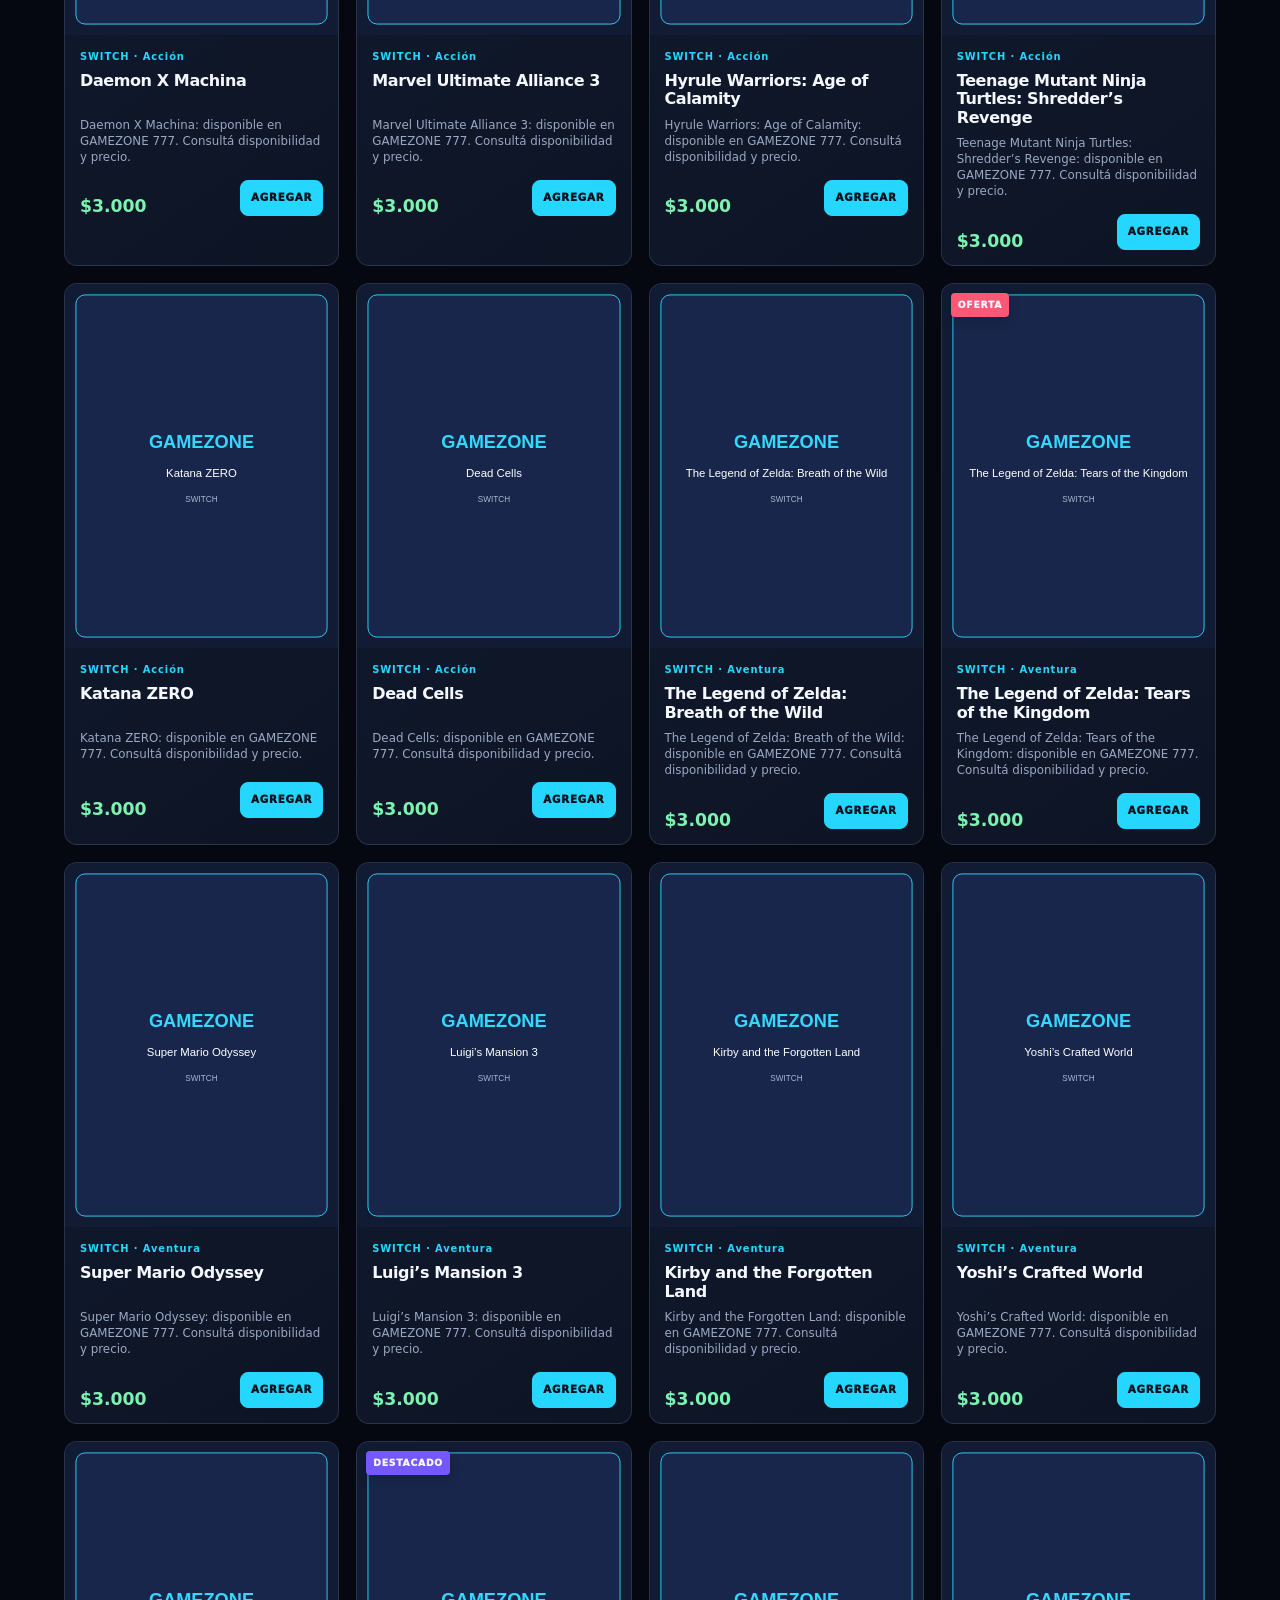
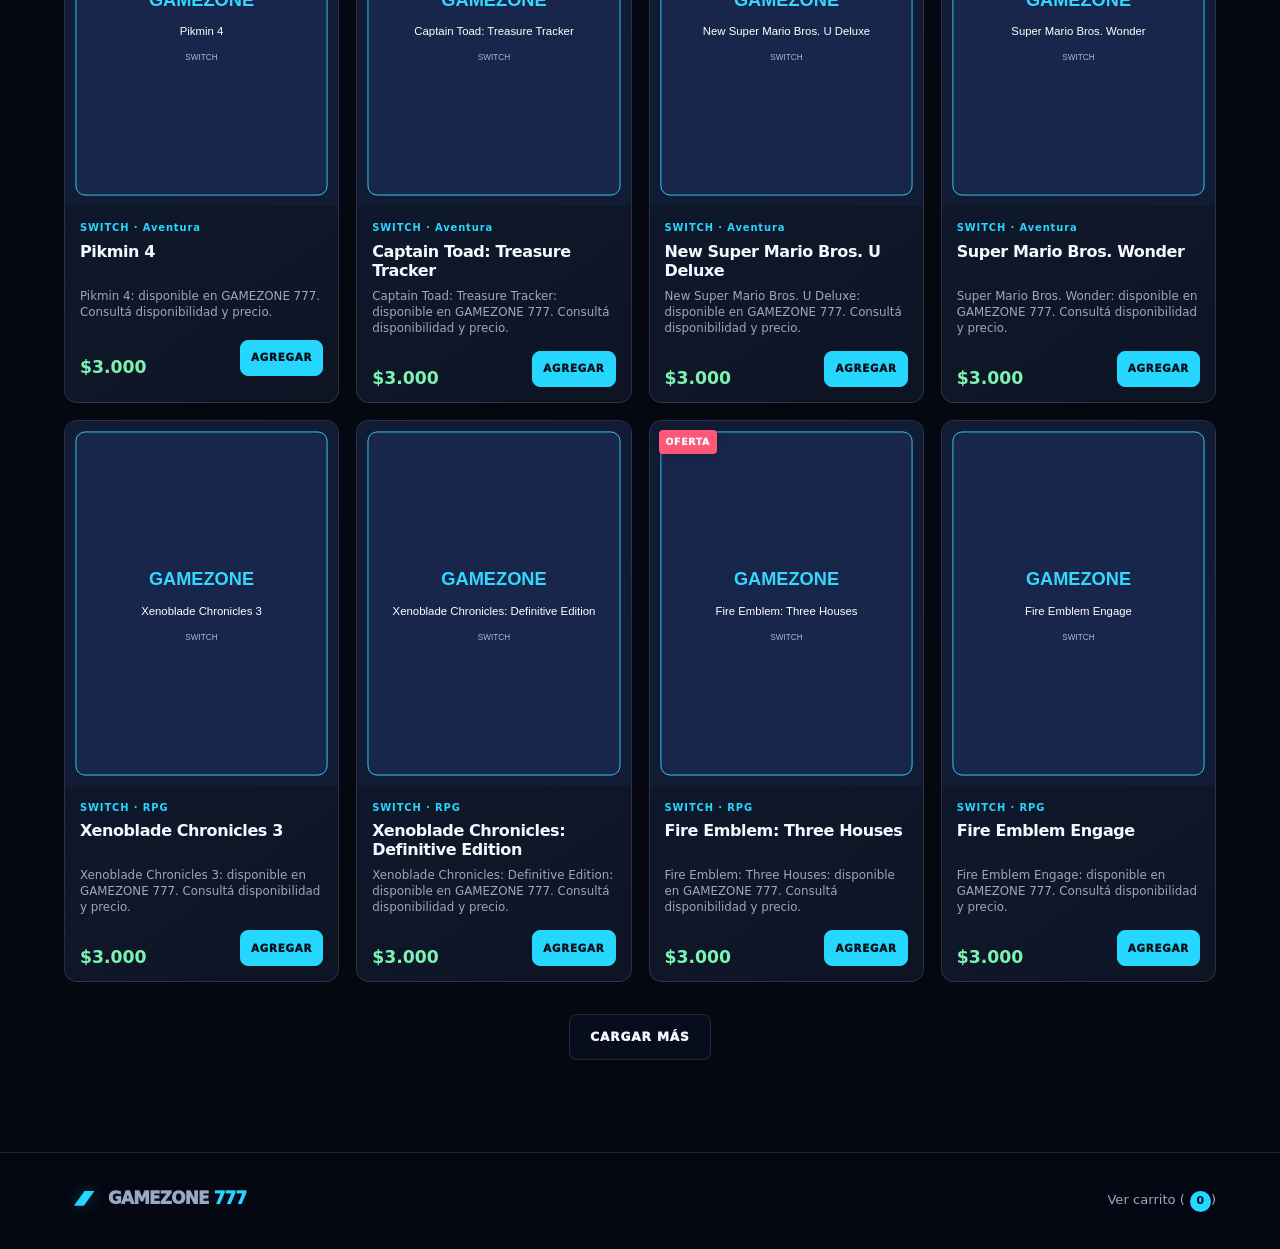
<file: catalogo-switch.html>
<!DOCTYPE html>
<html lang="es"><head><meta charset="UTF-8"><meta name="viewport" content="width=device-width,initial-scale=1"><title>Catálogo Nintendo Switch | GAMEZONE 777</title><link rel="stylesheet" href="css/style.css"></head>
<body data-platform="switch"><header class="site-header"><a class="brand" href="index.html" aria-label="GAMEZONE 777, inicio"><svg class="brand-mark" viewBox="0 0 48 48" aria-hidden="true"><path d="M39 14A17 0 1 0 42 30H25V23h17v16h-7v-4A24 24 0 1 1 39 14Z"/><path d="M29 14h14L28 35H14l15-21Z"/></svg><span class="brand-word">GAMEZONE <b>777</b></span></a><button class="menu-toggle" data-menu-toggle aria-label="Abrir menú" aria-expanded="false"><span></span><span></span><span></span></button><nav class="main-nav" data-site-nav aria-label="Navegación principal"><a href="index.html">Inicio</a><a href="catalogo-ps2.html">PS2</a><a href="catalogo-ps3.html">PS3</a><a href="catalogo-ps4.html">PS4</a><a href="catalogo-ps5.html">PS5</a><a href="catalogo-switch.html">Switch</a><a class="cart-link" href="carrito.html">Carrito <span data-cart-count>0</span></a></nav></header>
<main class="catalog-page"><section class="catalog-hero"><p class="kicker">CATÁLOGO COMPLETO</p><h1>Nintendo Switch</h1><p>Catálogo ampliado con acción, aventura, RPG, deportes, carreras y mucho más.</p></section><section class="catalog-controls"><div class="search-wrap"><label for="buscador">Buscar en Nintendo Switch</label><input id="buscador" type="search" placeholder="Buscar juego..." autocomplete="off" aria-label="Buscar juegos de Nintendo Switch"></div><div class="filter-group"><span>Filtrar por género</span><div id="chipsGenero" class="chips"></div></div><div class="filter-group"><span>Mostrar</span><div class="chips"><button class="filter-chip" data-toggle-filter="offer">Ofertas</button><button class="filter-chip" data-toggle-filter="featured">Destacados</button><button class="filter-chip" data-toggle-filter="top">TOP</button></div></div></section><section class="catalog-result"><div class="result-bar"><span id="conteo" aria-live="polite">0 juegos</span><a href="carrito.html">Ir al carrito <span>→</span></a></div><div id="catalogo" class="games-grid"></div><div class="load-more"><button id="btnCargarMas" class="button button-ghost">Cargar más</button></div></section><noscript><div class="empty-state">Activá JavaScript para explorar el catálogo y usar los filtros.</div></noscript></main>
<footer class="site-footer compact-footer"><div class="footer-brand"><a class="brand" href="index.html"><svg class="brand-mark" viewBox="0 0 48 48" aria-hidden="true"><path d="M39 14A17 0 1 0 42 30H25V23h17v16h-7v-4A24 24 0 1 1 39 14Z"/><path d="M29 14h14L28 35H14l15-21Z"/></svg><span class="brand-word">GAMEZONE <b>777</b></span></a></div><a href="carrito.html">Ver carrito (<span data-cart-count>0</span>)</a></footer><script src="js/config.js"></script>
  <script src="data/catalogo-masivo.js"></script><script src="js/store.js"></script><script src="data/ps2.js"></script><script src="data/ps3.js"></script><script src="data/ps4.js"></script><script src="data/switch.js"></script><script src="js/app.js"></script></body></html>
</file>
<file: css/style.css>
:root{--bg:#050811;--ink:#080d19;--panel:#0d1424;--panel-2:#111c31;--line:rgba(190,216,255,.14);--text:#f5f8ff;--muted:#99a8c3;--cyan:#25d6ff;--cyan-soft:#8cecff;--blue:#3079ff;--violet:#7658ff;--green:#7cf3b0;--red:#ff5876;--radius:16px}*{box-sizing:border-box}html{scroll-behavior:smooth}body{margin:0;background:var(--bg);color:var(--text);font-family:Inter,ui-sans-serif,system-ui,-apple-system,BlinkMacSystemFont,"Segoe UI",sans-serif;line-height:1.5}a{color:inherit;text-decoration:none}button,input{font:inherit}button{border:0}.site-header{height:78px;position:sticky;top:0;z-index:30;display:flex;align-items:center;justify-content:space-between;padding:0 clamp(18px,5vw,86px);border-bottom:1px solid rgba(190,216,255,.1);background:rgba(5,8,17,.7);backdrop-filter:blur(18px)}.brand{display:inline-flex;align-items:center;gap:10px;font-weight:950;letter-spacing:-.06em;white-space:nowrap}.brand-mark{width:34px;height:34px;fill:var(--cyan);filter:drop-shadow(0 0 8px rgba(37,214,255,.32))}.brand-word{font-size:1.05rem}.brand-word b{color:var(--cyan);font-weight:950}.main-nav{display:flex;align-items:center;gap:clamp(14px,1.9vw,29px);font-size:.73rem;font-weight:850;text-transform:uppercase;letter-spacing:.07em;color:var(--muted)}.main-nav a{transition:color .2s}.main-nav a:hover,.main-nav .is-current{color:var(--cyan-soft)}.cart-link{display:flex;align-items:center;color:var(--text)!important}.cart-link span,[data-cart-count]{display:inline-grid;place-items:center;min-width:21px;height:21px;margin-left:5px;padding:0 5px;border-radius:999px;background:var(--cyan);color:#031019;font-size:.68rem;font-weight:900;letter-spacing:0}.menu-toggle{display:none;width:42px;height:42px;background:transparent;cursor:pointer}.menu-toggle span{display:block;width:21px;height:2px;margin:4px auto;background:var(--text);transition:.2s}.hero{position:relative;min-height:min(750px,calc(100vh - 78px));display:flex;align-items:center;isolation:isolate;overflow:hidden;padding:100px clamp(18px,10vw,170px);background:radial-gradient(circle at 75% 35%,rgba(37,214,255,.19),transparent 24%),radial-gradient(circle at 25% 15%,rgba(118,88,255,.2),transparent 30%),linear-gradient(110deg,#050811 24%,#081227 100%)}.hero:after{content:"";position:absolute;inset:auto 0 0;height:150px;background:linear-gradient(transparent,var(--bg));z-index:-1}.hero-video{position:absolute;z-index:0;inset:0;width:100%;height:100%;object-fit:cover;opacity:.1}.hero-overlay{position:absolute;z-index:1;inset:0;background:transparent}.hero-content{position:relative;max-width:790px;animation:hero-in .8s both}.kicker{margin:0 0 14px;color:var(--cyan);font-size:.7rem;font-weight:900;letter-spacing:.18em}.hero h1,.catalog-hero h1{margin:0;line-height:.88;letter-spacing:-.075em;font-size:clamp(3.7rem,8.2vw,8.4rem)}.hero h1 span{display:block;margin-bottom:18px;color:var(--cyan-soft);font-size:clamp(.78rem,1.5vw,1.05rem);letter-spacing:.24em;line-height:1}.hero h1 em{font-style:normal;color:var(--cyan)}.hero-content>p:not(.kicker),.catalog-hero>p:not(.kicker){max-width:560px;margin:30px 0;color:#b4c2da;font-size:1.08rem}.hero-actions{display:flex;flex-wrap:wrap;gap:12px}.button{display:inline-flex;justify-content:center;align-items:center;min-height:46px;padding:12px 20px;border:1px solid var(--cyan);border-radius:8px;background:var(--cyan);color:#031019;font-size:.76rem;font-weight:950;text-transform:uppercase;letter-spacing:.07em;cursor:pointer;transition:transform .2s,box-shadow .2s,background .2s}.button:hover{transform:translateY(-2px);background:#a0edff;box-shadow:0 9px 24px rgba(37,214,255,.16)}.button-ghost{background:rgba(12,24,45,.4);border-color:var(--line);color:var(--text)}.button-ghost:hover{color:var(--cyan);background:var(--panel)}.hero-signal{position:absolute;right:clamp(22px,5vw,85px);bottom:72px;display:flex;align-items:center;gap:5px;color:var(--muted);font-size:.62rem;font-weight:900;letter-spacing:.13em}.hero-signal i{width:4px;border-radius:2px;background:var(--cyan);box-shadow:0 0 9px var(--cyan);animation:pulse 1.4s infinite}.hero-signal i:nth-child(1){height:7px}.hero-signal i:nth-child(2){height:12px;animation-delay:.16s}.hero-signal i:nth-child(3){height:18px;animation-delay:.32s}.hero-signal span{margin-left:5px}.section,.catalog-result{padding:92px clamp(18px,5vw,86px)}.section-dark{background:linear-gradient(130deg,#091020,#0c1427)}.section-heading{display:flex;align-items:end;justify-content:space-between;gap:35px;max-width:1420px;margin:0 auto 34px}.section-heading h2,.catalog-cta h2{margin:0;font-size:clamp(2.2rem,4.4vw,4.25rem);letter-spacing:-.06em;line-height:.96}.section-copy{max-width:350px;margin:0 0 4px;color:var(--muted);font-size:.9rem}.inline-link{color:var(--cyan);font-size:.8rem;font-weight:900;white-space:nowrap}.inline-link span{transition:transform .2s;display:inline-block}.inline-link:hover span{transform:translateX(4px)}.platform-grid{display:grid;grid-template-columns:repeat(5,1fr);gap:12px;max-width:1420px;margin:auto}.platform-card{position:relative;isolation:isolate;min-height:315px;overflow:hidden;display:flex;flex-direction:column;justify-content:space-between;padding:22px;border:1px solid var(--line);border-radius:var(--radius);background-color:var(--panel);background-image:linear-gradient(180deg,rgba(4,7,14,.05),rgba(4,7,14,.92) 90%),var(--platform-image);background-size:cover;background-position:center;color:var(--text)}.platform-card:before{content:"";position:absolute;z-index:-1;inset:0;background:linear-gradient(145deg,var(--platform-tint),transparent 56%);opacity:.6}.platform-card:after{content:"";position:absolute;z-index:-1;inset:-10%;background-image:var(--platform-image);background-size:cover;background-position:center;opacity:.2;transition:transform .6s ease}.platform-active:hover:after{transform:scale(1.06)}.platform-active:hover{border-color:rgba(37,214,255,.7)}.platform-index{color:var(--cyan-soft);font-size:.73rem;font-weight:900}.platform-card p{margin:0 0 5px;color:var(--cyan-soft);font-size:.61rem;font-weight:900;letter-spacing:.13em}.platform-card h3{margin:0;font-size:clamp(1.1rem,1.7vw,1.55rem);letter-spacing:-.04em;line-height:1.02}.platform-card b{font-size:.73rem}.platform-card b span{margin-left:4px;color:var(--cyan)}.platform-ps2{--platform-tint:#2651a9;--platform-image:url("../img/platforms/ps2.webp")}.platform-ps3{--platform-tint:#663eff;--platform-image:url("../img/platforms/ps3.webp")}.platform-ps4{--platform-tint:#0f71c8;--platform-image:url("../img/platforms/ps4.webp")}.platform-ps5{--platform-tint:#8eb5d2;--platform-image:url("../img/platforms/ps5.webp")}.platform-switch{--platform-tint:#df263e;--platform-image:url("../img/platforms/switch.webp")}.is-soon{opacity:.66}.offers-section{background:radial-gradient(circle at 88% 12%,rgba(118,88,255,.1),transparent 28%)}.games-grid{display:grid;grid-template-columns:repeat(auto-fill,minmax(220px,1fr));gap:17px;max-width:1420px;margin:auto}.games-grid-featured{grid-template-columns:repeat(4,1fr)}.game-card{overflow:hidden;border:1px solid var(--line);border-radius:13px;background:linear-gradient(145deg,var(--panel-2),var(--panel));transition:transform .25s,border-color .25s,box-shadow .25s}.game-card:hover{transform:translateY(-6px);border-color:rgba(37,214,255,.54);box-shadow:0 18px 34px rgba(0,0,0,.25)}.cover-wrap{position:relative;aspect-ratio:3/4;overflow:hidden;background:#101b33}.cover-wrap img{width:100%;height:100%;display:block;object-fit:cover;transition:transform .5s ease}.game-card:hover .cover-wrap img{transform:scale(1.045)}.tag{position:absolute;left:9px;margin:0;padding:5px 7px;border-radius:4px;font-size:.58rem;font-weight:950;letter-spacing:.08em}.cover-wrap .tag:nth-of-type(1){top:9px}.cover-wrap .tag:nth-of-type(2){top:37px}.cover-wrap .tag:nth-of-type(3){top:65px}.tag-offer{background:var(--red)}.tag-featured{background:var(--violet)}.tag-top{background:var(--green);color:#062318}.game-info{padding:15px}.eyebrow{margin:0;color:var(--cyan);font-size:.62rem;font-weight:900;letter-spacing:.09em}.game-info h3{min-height:38px;margin:7px 0 8px;font-size:1rem;letter-spacing:-.025em;line-height:1.17}.game-description{min-height:37px;margin:0;color:var(--muted);font-size:.74rem;line-height:1.35}.price-row{display:flex;align-items:end;justify-content:space-between;gap:10px;margin-top:14px}.price-row strong{display:block;color:var(--green);font-size:1.08rem;line-height:1.05}.old-price{display:block;color:#7e8da7;font-size:.73rem;text-decoration:line-through}.price-row small{display:block;margin-top:3px;color:var(--green);font-size:.63rem;font-weight:900}.button-small{min-height:36px;padding:8px 10px;font-size:.65rem}.catalog-cta{display:flex;align-items:center;justify-content:space-between;gap:30px;padding:75px clamp(18px,10vw,170px);background:linear-gradient(110deg,#0f1d3c,#0a1020 72%);border-top:1px solid var(--line);border-bottom:1px solid var(--line)}.why-grid{display:grid;grid-template-columns:repeat(3,1fr);gap:14px;max-width:1420px;margin:auto}.why-grid article{padding:26px;border:1px solid var(--line);border-radius:12px;background:var(--panel)}.why-grid span{color:var(--cyan);font-size:.74rem;font-weight:900}.why-grid h3{margin:29px 0 7px;font-size:1.1rem}.why-grid p{margin:0;color:var(--muted);font-size:.86rem}.catalog-page,.cart-page{min-height:calc(100vh - 78px)}.catalog-hero{padding:72px clamp(18px,10vw,170px);background:radial-gradient(circle at 75% 30%,rgba(37,214,255,.13),transparent 25%),linear-gradient(115deg,#081027,#080c17)}.catalog-hero h1{font-size:clamp(3.5rem,6vw,6.5rem)}.catalog-controls{display:grid;grid-template-columns:1.3fr 1fr 1fr;gap:22px;padding:25px clamp(18px,5vw,86px);border-top:1px solid var(--line);border-bottom:1px solid var(--line);background:rgba(13,20,36,.72)}.search-wrap label,.filter-group>span{display:block;margin-bottom:8px;color:var(--muted);font-size:.68rem;font-weight:900;letter-spacing:.08em;text-transform:uppercase}.search-wrap input{width:100%;border:1px solid var(--line);border-radius:8px;outline:0;padding:12px 13px;background:#080e1e;color:var(--text)}.search-wrap input:focus{border-color:var(--cyan)}.chips{display:flex;flex-wrap:wrap;gap:6px}.filter-chip{padding:7px 10px;border:1px solid var(--line);border-radius:999px;background:#090f20;color:var(--muted);font-size:.72rem;cursor:pointer;transition:.2s}.filter-chip:hover,.filter-chip.is-active{border-color:var(--cyan);background:var(--cyan);color:#06101c}.catalog-result{padding-top:32px}.result-bar{display:flex;justify-content:space-between;align-items:center;max-width:1420px;margin:0 auto 18px;color:var(--muted);font-size:.83rem}.result-bar a{color:var(--cyan);font-weight:900}.load-more{text-align:center;padding-top:32px}.empty-state{grid-column:1/-1;padding:43px;border:1px dashed var(--line);border-radius:12px;color:var(--muted);text-align:center}.cart-layout{display:grid;grid-template-columns:minmax(0,1fr) 330px;gap:28px;padding:45px clamp(18px,8vw,140px)}.cart-item{display:grid;grid-template-columns:76px 1fr auto;align-items:center;gap:15px;padding:13px;border-bottom:1px solid var(--line)}.cart-item:first-child{border-top:1px solid var(--line)}.cart-item img{width:76px;height:98px;border-radius:8px;background:var(--panel);object-fit:cover}.cart-copy{display:grid;gap:4px}.cart-copy span{color:var(--muted);font-size:.75rem}.cart-copy b{color:var(--cyan);font-size:.82rem}.cart-actions{display:grid;justify-items:end;gap:7px}.quantity-control{display:flex;align-items:center;gap:9px}.quantity-control button{width:25px;height:25px;border:1px solid var(--line);border-radius:5px;background:var(--panel-2);color:var(--text);cursor:pointer}.text-button{padding:0;background:none;color:var(--red);font-size:.72rem;cursor:pointer}.cart-summary{height:max-content;position:sticky;top:100px;padding:22px;border:1px solid var(--line);border-radius:13px;background:var(--panel)}.cart-summary h2{margin:0 0 17px;font-size:1.4rem}.cart-total{display:flex;justify-content:space-between;margin-bottom:13px;padding:16px 0;border-top:1px solid var(--line)}.cart-total strong{color:var(--green);font-size:1.35rem}.button-full{width:100%;margin-bottom:9px}.cart-summary .inline-link{display:block;margin-top:11px;text-align:center}.site-footer{display:grid;grid-template-columns:1.6fr 1fr 1fr;gap:36px;padding:54px clamp(18px,5vw,86px) 25px;border-top:1px solid var(--line);background:#040711;color:var(--muted);font-size:.82rem}.footer-brand p{max-width:255px;margin:15px 0}.site-footer h3{margin:0 0 10px;color:var(--text);font-size:.76rem;text-transform:uppercase;letter-spacing:.08em}.site-footer>div:not(.footer-brand) a{display:block;margin:5px 0}.site-footer a:hover{color:var(--cyan)}.footer-bottom{grid-column:1/-1;margin:14px 0 0;padding-top:20px;border-top:1px solid var(--line);font-size:.66rem;font-weight:800;letter-spacing:.08em}.compact-footer{display:flex;align-items:center;justify-content:space-between;padding:28px clamp(18px,5vw,86px)}.compact-footer .footer-bottom{display:none}@keyframes hero-in{from{opacity:0;transform:translateY(16px)}to{opacity:1;transform:none}}@keyframes pulse{50%{opacity:.25;transform:scaleY(.65)}}@media(max-width:1040px){.platform-grid{grid-template-columns:repeat(3,1fr)}.platform-card{min-height:260px}.games-grid-featured{grid-template-columns:repeat(3,1fr)}.catalog-controls{grid-template-columns:1fr 1fr}.search-wrap{grid-column:1/-1}}@media(max-width:720px){.site-header{height:67px;padding:0 17px}.menu-toggle{display:block;z-index:2}.main-nav{position:absolute;top:67px;left:0;right:0;display:none;flex-direction:column;align-items:stretch;gap:0;padding:11px 17px 17px;border-bottom:1px solid var(--line);background:rgba(5,8,17,.97);box-shadow:0 16px 30px rgba(0,0,0,.25)}.main-nav.is-open{display:flex}.main-nav a{padding:12px 4px;border-bottom:1px solid rgba(190,216,255,.08)}.cart-link{justify-content:space-between}.hero{min-height:610px;padding:84px 21px 110px}.hero-content{max-width:390px}.hero h1{font-size:clamp(3.45rem,15vw,5.1rem)}.hero h1 span{font-size:.66rem}.hero-content>p:not(.kicker){font-size:.96rem}.hero-signal{right:21px;bottom:45px}.section,.catalog-result{padding:63px 17px}.section-heading{align-items:flex-start;flex-direction:column;gap:13px;margin-bottom:25px}.section-copy{font-size:.85rem}.platform-grid{grid-template-columns:1fr 1fr;gap:9px}.platform-card{min-height:205px;padding:15px}.platform-card h3{font-size:1.1rem}.platform-card p{font-size:.52rem}.platform-card b{font-size:.63rem}.games-grid,.games-grid-featured{grid-template-columns:repeat(2,minmax(0,1fr));gap:9px}.game-info{padding:11px}.game-info h3{min-height:auto;font-size:.88rem}.game-description{min-height:0;font-size:.69rem}.price-row{align-items:stretch;flex-direction:column}.button-small{width:100%}.catalog-cta{align-items:flex-start;flex-direction:column;padding:55px 17px}.why-grid{grid-template-columns:1fr}.why-grid article{padding:20px}.catalog-hero{padding:52px 17px}.catalog-controls{grid-template-columns:1fr;padding:21px 17px}.search-wrap{grid-column:auto}.cart-layout{grid-template-columns:1fr;padding:28px 17px}.cart-summary{position:static}.cart-item{grid-template-columns:58px 1fr;gap:10px}.cart-item img{width:58px;height:76px}.cart-actions{grid-column:2;grid-template-columns:1fr 1fr;justify-items:start}.cart-actions .text-button{justify-self:end}.site-footer{grid-template-columns:1fr 1fr;gap:25px;padding:38px 17px 22px}.footer-brand{grid-column:1/-1}.compact-footer{display:flex;align-items:center;padding:25px 17px}.compact-footer p{display:none}}@media(prefers-reduced-motion:reduce){*,*:before,*:after{scroll-behavior:auto!important;animation-duration:.01ms!important;transition-duration:.01ms!important}}


/* =========================================================
   GAMEZONE 777 — PULIDO FINAL VISUAL
   Capa segura: solo estilos, sin alterar la lógica JS.
   ========================================================= */
:root{
  --gz-shadow: 0 18px 55px rgba(0,0,0,.28);
  --gz-glow: 0 0 0 1px rgba(37,214,255,.12), 0 0 28px rgba(37,214,255,.08);
}
::selection{background:var(--cyan);color:#04101b}
:focus-visible{outline:2px solid var(--cyan);outline-offset:4px}
.site-header{box-shadow:0 8px 30px rgba(0,0,0,.14)}
.brand{transition:transform .2s ease,filter .2s ease}
.brand:hover{transform:translateY(-1px);filter:drop-shadow(0 0 12px rgba(37,214,255,.18))}
.main-nav a{position:relative;transition:color .2s ease}
.main-nav a:after{content:"";position:absolute;left:0;right:100%;bottom:-5px;height:2px;background:var(--cyan);transition:right .2s ease}
.main-nav a:hover{color:var(--cyan-soft)}
.main-nav a:hover:after{right:0}
.hero{isolation:isolate}
.hero:after{display:none!important}
.button,.button-small,.button-primary,.button-secondary,.text-button{transition:transform .2s ease,box-shadow .2s ease,background .2s ease,border-color .2s ease}
.button:hover,.button-small:hover,.button-primary:hover,.button-secondary:hover{transform:translateY(-2px);box-shadow:0 10px 25px rgba(0,0,0,.22)}
.platform-card,.game-card,.why-grid article,.catalog-cta{transition:transform .25s ease,box-shadow .25s ease,border-color .25s ease}
.platform-card:hover,.game-card:hover{transform:translateY(-5px);box-shadow:var(--gz-shadow),var(--gz-glow);border-color:rgba(37,214,255,.38)}
.game-card{overflow:hidden}
.game-card img{transition:transform .45s ease,filter .45s ease}
.game-card:hover img{transform:scale(1.045);filter:saturate(1.08)}
.game-info h3{letter-spacing:-.025em}
.badge,.tag,.game-badge{box-shadow:0 4px 12px rgba(0,0,0,.16)}
.catalog-controls,.cart-summary{box-shadow:var(--gz-shadow)}
input,select{transition:border-color .2s ease,box-shadow .2s ease}
input:focus,select:focus{border-color:var(--cyan)!important;box-shadow:0 0 0 3px rgba(37,214,255,.1)}
.site-footer a{transition:color .2s ease}
.site-footer a:hover{color:var(--cyan-soft)}
@media(max-width:720px){
  .platforms-section .platform-card{min-height:220px}
  .game-card:hover{transform:translateY(-2px)}
  .game-card:hover img{transform:none}
  .main-nav a:after{display:none}
}
@media(prefers-reduced-motion:reduce){
  .brand,.main-nav a,.button,.button-small,.button-primary,.button-secondary,.text-button,
  .platform-card,.game-card,.why-grid article,.catalog-cta,.game-card img{transition:none!important}
}

/* Correccion: ocultar el circulo decorativo fijo del hero */
.hero::after{display:none!important;}
</file>
<file: css/platforms.css>
/* Capa visual exclusiva de plataformas. Las rutas quedan listas para assets reales. */
.platforms-section .platform-grid{grid-template-columns:repeat(12,minmax(0,1fr));gap:14px}
.platforms-section .platform-card{isolation:isolate;min-height:330px;padding:22px;grid-column:span 4;border:1px solid rgba(179,217,255,.18);border-radius:18px;background:var(--fallback);box-shadow:inset 0 1px 0 rgba(255,255,255,.06),0 18px 36px rgba(0,0,0,.18);opacity:1}
.platforms-section .platform-ps2,.platforms-section .platform-ps3{grid-column:span 6;min-height:410px}
.platforms-section .platform-card:before{z-index:-2;background:linear-gradient(180deg,rgba(3,7,15,.02) 15%,rgba(3,7,15,.68) 88%),linear-gradient(130deg,var(--glow),transparent 52%);opacity:1}
.platforms-section .platform-card:after{z-index:-1;inset:auto -14% -34%;height:68%;border:1px solid rgba(169,235,255,.24);border-radius:50%;background:radial-gradient(ellipse,rgba(37,214,255,.11),transparent 67%);opacity:1;transform:rotate(var(--tilt))}
.platform-media{position:absolute;z-index:-3;inset:0;background-image:linear-gradient(180deg,transparent,rgba(3,7,15,.36)),var(--platform-image);background-size:cover;background-position:center;opacity:1;filter:brightness(1.1) contrast(1.06) saturate(1.08);transition:transform .7s cubic-bezier(.2,.75,.2,1),opacity .3s,filter .3s}
.platform-active:hover .platform-media{transform:scale(1.065);opacity:1;filter:brightness(1.16) contrast(1.08) saturate(1.12)}
.platform-art{position:absolute;z-index:-1;top:19%;right:-18%;width:92%;aspect-ratio:1;border:1px solid var(--art-line);border-radius:var(--art-radius);background:linear-gradient(135deg,rgba(255,255,255,.13),transparent 45%);box-shadow:0 0 0 16px rgba(255,255,255,.025),0 0 60px var(--art-glow);transform:rotate(var(--art-rotate));transition:transform .65s cubic-bezier(.2,.75,.2,1)}
.platform-active:hover .platform-art{transform:rotate(calc(var(--art-rotate) + 4deg)) translate(-7px,-8px)}
.platform-index{position:relative;align-self:flex-start;padding:5px 7px;border:1px solid rgba(181,233,255,.2);border-radius:5px;background:rgba(5,11,24,.4);backdrop-filter:blur(8px)}
.platform-copy{position:relative;margin-top:auto}
.platform-card .platform-copy p{margin:0 0 7px;font-size:.58rem;color:var(--cyan-soft)}
.platform-card .platform-copy h3{font-size:clamp(1.15rem,1.7vw,1.65rem)}
.platform-copy>span{display:block;min-height:39px;margin-top:9px;color:#c2cce0;font-size:.75rem;line-height:1.35}
.platform-button,.platform-availability{position:relative;display:flex;align-items:center;justify-content:space-between;gap:8px;margin-top:18px;padding:10px 11px;border:1px solid rgba(181,233,255,.18);border-radius:7px;background:rgba(5,10,21,.44);backdrop-filter:blur(7px);font-size:.66rem;letter-spacing:.03em}
.platform-button span{margin:0!important;transition:transform .2s}.platform-active:hover .platform-button span{transform:translateX(4px)}
.platform-availability{color:#aebbd1;opacity:.82}
.platform-ps2{--fallback:radial-gradient(circle at 73% 20%,#2a6ce7 0,transparent 39%),linear-gradient(140deg,#071329,#111c48);--glow:#286be9;--tilt:-18deg;--art-line:rgba(107,206,255,.53);--art-radius:15%;--art-rotate:-18deg;--art-glow:rgba(23,129,255,.25);--platform-image:url("../img/platforms/ps2.webp")}
.platform-ps3{--fallback:radial-gradient(circle at 70% 20%,#8f5cff 0,transparent 38%),linear-gradient(145deg,#120d31,#161b4d);--glow:#8058ff;--tilt:24deg;--art-line:rgba(202,165,255,.55);--art-radius:48% 16%;--art-rotate:24deg;--art-glow:rgba(128,88,255,.3);--platform-image:url("../img/platforms/ps3.webp")}
.platform-ps4{--fallback:radial-gradient(circle at 77% 20%,#1b9eff 0,transparent 36%),linear-gradient(140deg,#06142c,#0c2b55);--glow:#1784e6;--tilt:-8deg;--art-line:rgba(113,212,255,.5);--art-radius:7%;--art-rotate:-8deg;--art-glow:rgba(20,144,245,.3);--platform-image:url("../img/platforms/ps4.webp")}
.platform-ps5{--fallback:radial-gradient(circle at 75% 20%,#9beeff 0,transparent 34%),linear-gradient(145deg,#111b34,#25365c);--glow:#a4eaff;--tilt:13deg;--art-line:rgba(206,248,255,.62);--art-radius:44% 8%;--art-rotate:13deg;--art-glow:rgba(125,219,255,.32);--platform-image:url("../img/platforms/ps5.webp")}
.platform-switch{--fallback:radial-gradient(circle at 78% 22%,#ff566c 0,transparent 38%),linear-gradient(145deg,#270c1a,#5a1525);--glow:#e43e5b;--tilt:-26deg;--art-line:rgba(255,162,178,.55);--art-radius:28%;--art-rotate:-26deg;--art-glow:rgba(255,65,93,.24);--platform-image:url("../img/platforms/switch.webp")}
.platforms-section .is-soon{filter:saturate(.92)}
.platforms-section .is-soon .platform-media{opacity:.72}
@media(max-width:1040px){.platforms-section .platform-grid{grid-template-columns:repeat(6,minmax(0,1fr))}.platforms-section .platform-card{grid-column:span 2;min-height:310px}.platforms-section .platform-ps2,.platforms-section .platform-ps3{grid-column:span 3;min-height:360px}}
@media(max-width:720px){.platforms-section .platform-grid{grid-template-columns:repeat(2,minmax(0,1fr));gap:10px}.platforms-section .platform-card,.platforms-section .platform-ps2,.platforms-section .platform-ps3{grid-column:span 1;min-height:245px;padding:14px}.platforms-section .platform-card:nth-child(5){grid-column:span 2;min-height:215px}.platforms-section .platform-art{top:15%;right:-28%;width:112%}.platform-copy>span{min-height:34px;font-size:.66rem}.platform-card .platform-copy h3{font-size:1.02rem}.platform-button,.platform-availability{margin-top:11px;padding:8px;font-size:.56rem}.platforms-section .platform-card:nth-child(5) .platform-art{width:60%;right:0;top:2%}}
@media(max-width:390px){.platforms-section .platform-grid{grid-template-columns:1fr}.platforms-section .platform-card,.platforms-section .platform-ps2,.platforms-section .platform-ps3,.platforms-section .platform-card:nth-child(5){grid-column:span 1;min-height:245px}.platforms-section .platform-card:nth-child(5) .platform-art{width:92%;right:-18%;top:15%}}
</file>
<file: css/media-fallbacks.css>
/* El hero mantiene el fondo CSS de style.css cuando no hay video local. */
/*
 * El video no puede usar un z-index negativo: la seccion .hero crea un
 * contexto de apilado y, en ese caso, quedaria detras de su propio fondo.
 * Estas capas lo dejan visible sin afectar la legibilidad del contenido.
 */
.hero{isolation:isolate}
.hero-video{z-index:0;pointer-events:none;opacity:.62}
.hero-overlay{z-index:1;pointer-events:none}
.hero-overlay{background:linear-gradient(90deg,rgba(5,8,17,.78) 3%,rgba(5,8,17,.43) 54%,rgba(5,8,17,.2)),linear-gradient(0deg,rgba(5,8,17,.82),transparent 35%)}

.hero-content,.hero-signal{z-index:2}
.hero-title__line{display:block;margin:0!important;color:var(--text)!important;font-size:inherit!important;letter-spacing:inherit!important;line-height:inherit!important;opacity:0;transform:translateY(20px);will-change:opacity,transform;animation:hero-title-reveal .8s cubic-bezier(.22,.8,.25,1) forwards}
.hero-title__line:nth-of-type(2){animation-delay:.08s}
.hero-title__accent{color:var(--cyan)!important;animation-delay:.18s;text-shadow:0 0 18px rgba(37,214,255,.2)}
@keyframes hero-title-reveal{to{opacity:1;transform:translateY(0)}}
.hero-video.is-unavailable{display:block!important;}
@media (max-width:720px){
  .hero-video{object-position:center}
}
@media (prefers-reduced-motion: reduce){
  .hero-video{display:block}
  .hero-title__line{animation:none;opacity:1;transform:none}
}
</file>
